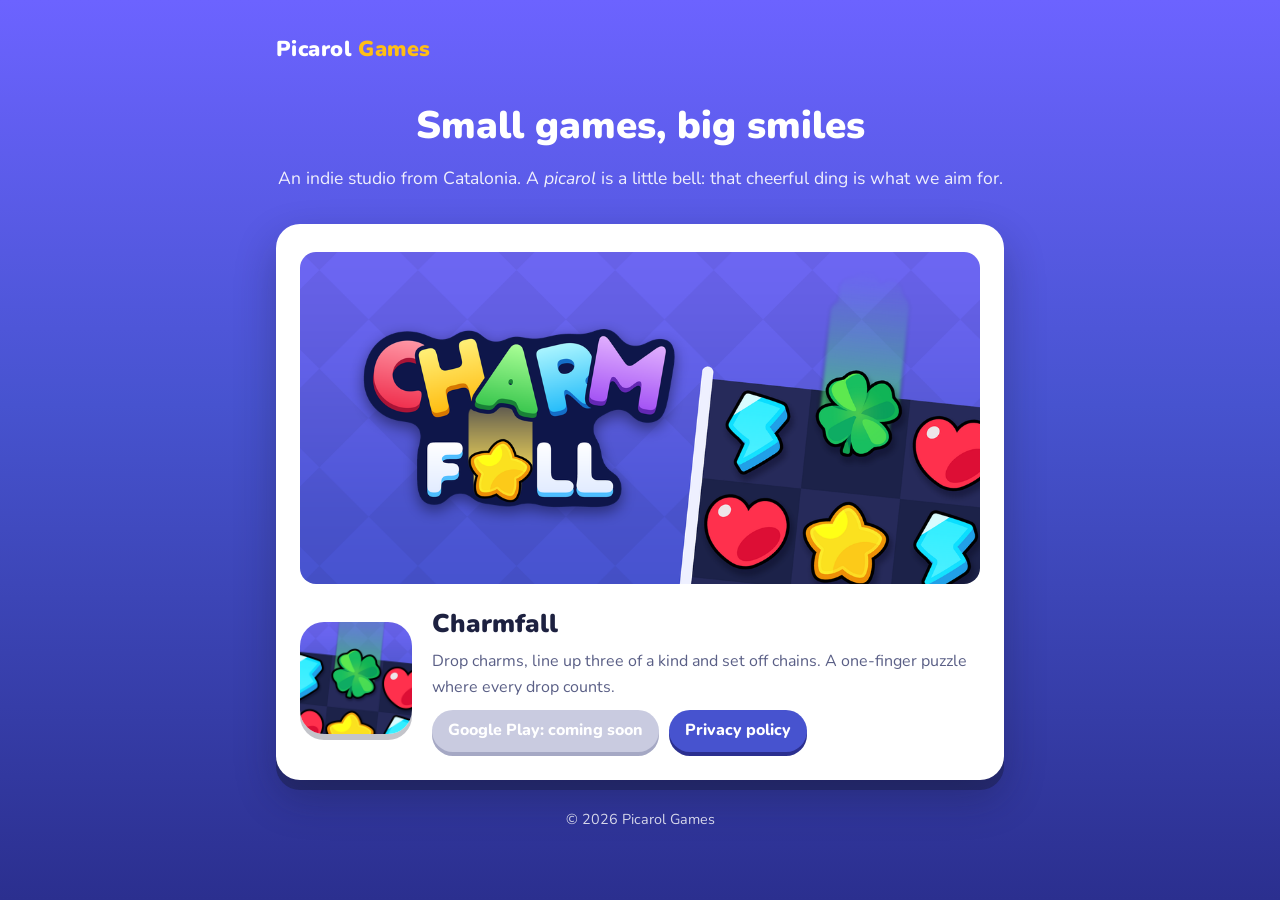
<file: index.html>
<!doctype html>
<html lang="en">
<head>
  <meta charset="utf-8">
  <meta name="viewport" content="width=device-width, initial-scale=1">
  <title>Picarol Games</title>
  <meta name="description" content="Picarol Games makes small, cheerful mobile games.">
  <link rel="icon" href="assets/charmfall-icon.png">
  <link rel="preconnect" href="https://fonts.googleapis.com">
  <link rel="preconnect" href="https://fonts.gstatic.com" crossorigin>
  <link href="https://fonts.googleapis.com/css2?family=Nunito:wght@400;800;900&display=swap" rel="stylesheet">
  <link rel="stylesheet" href="assets/style.css">
</head>
<body>
  <div class="wrap">
    <header class="studio">
      <a class="name" href="./">Picarol <span>Games</span></a>
    </header>

    <section class="hero">
      <h1>Small games, big smiles</h1>
      <p>An indie studio from Catalonia. A <em>picarol</em> is a little bell: that cheerful ding is what we aim for.</p>
    </section>

    <article class="card">
      <img class="banner" src="assets/charmfall-banner.png" alt="Charmfall: colourful charms dropping into a puzzle board" width="1024" height="500">
      <div class="game">
        <img class="icon" src="assets/charmfall-icon.png" alt="Charmfall app icon" width="112" height="112">
        <div>
          <h2>Charmfall</h2>
          <p>Drop charms, line up three of a kind and set off chains. A one-finger puzzle where every drop counts.</p>
          <div class="links">
            <span class="btn soon">Google Play: coming soon</span>
            <a class="btn" href="charmfall/privacy/">Privacy policy</a>
          </div>
        </div>
      </div>
    </article>

    <footer>© 2026 Picarol Games</footer>
  </div>
</body>
</html>
</file>
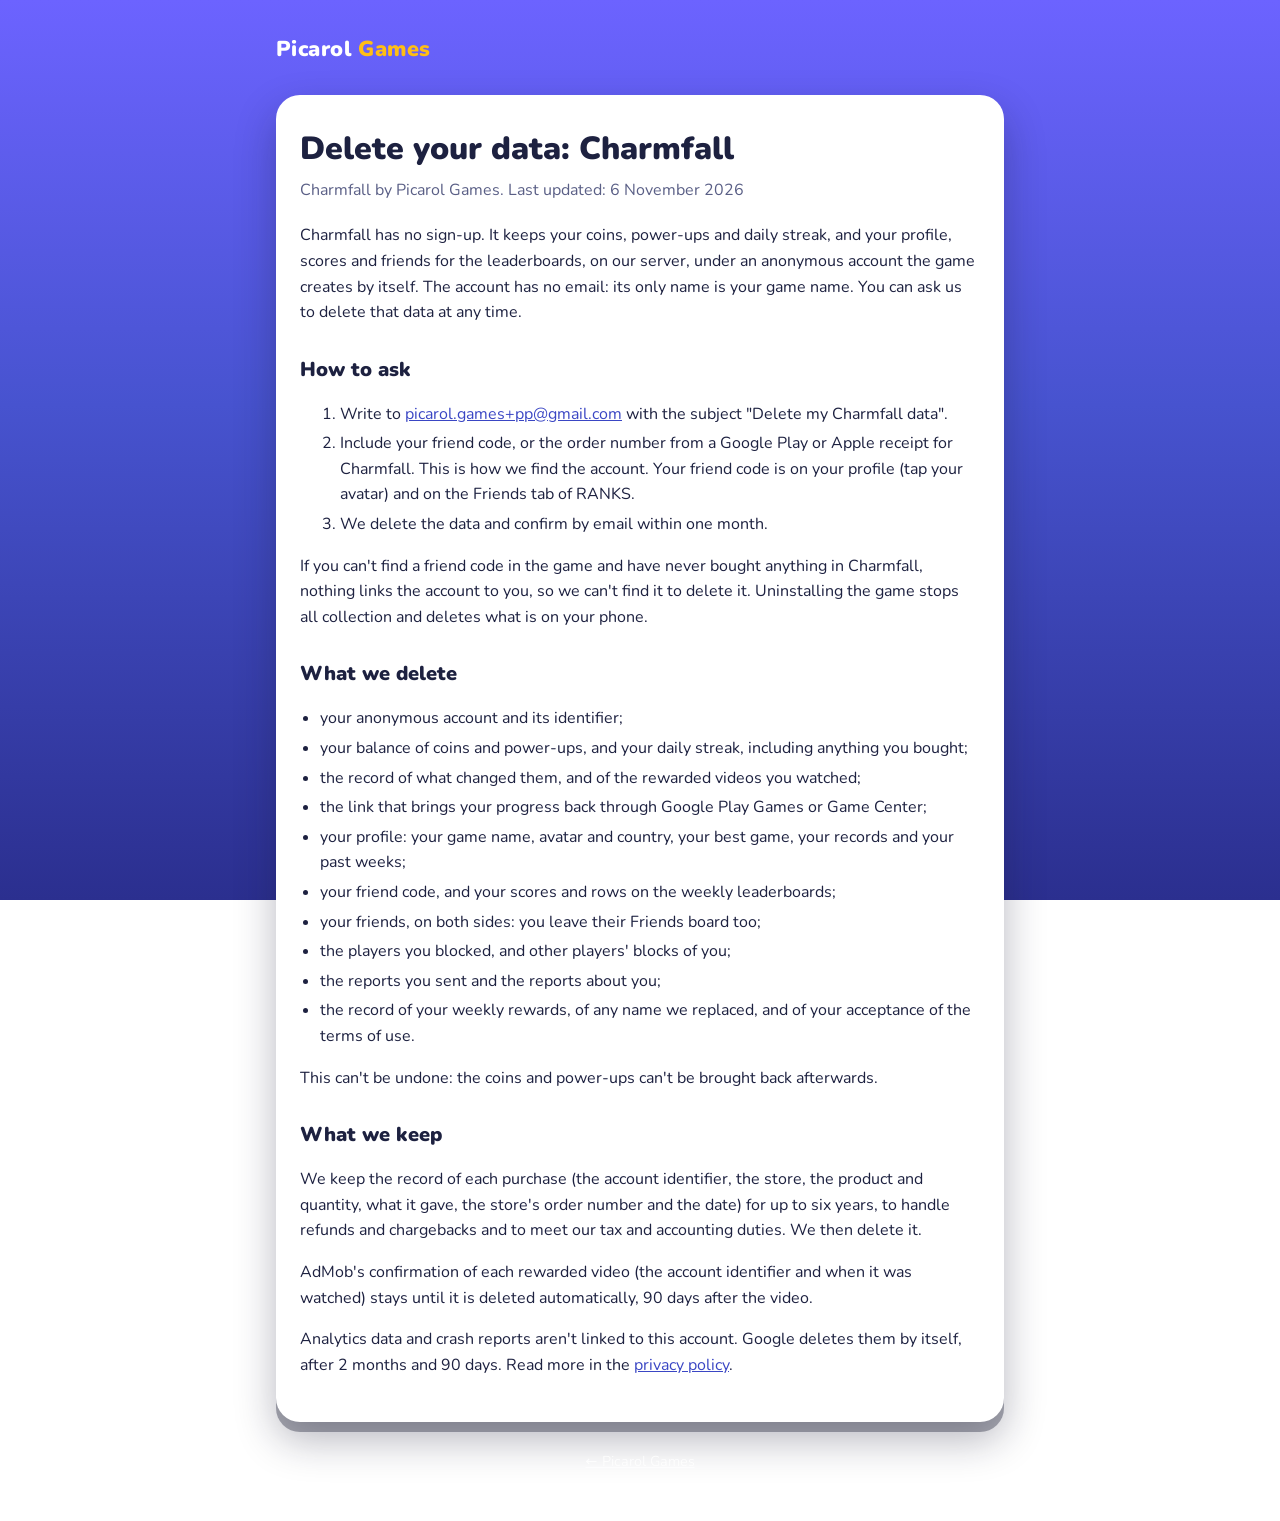
<file: charmfall/delete-data/index.html>
<!doctype html>
<html lang="en">
<head>
  <meta charset="utf-8">
  <meta name="viewport" content="width=device-width, initial-scale=1">
  <title>Delete your Charmfall data</title>
  <meta name="description" content="How to ask Picarol Games to delete your Charmfall data.">
  <link rel="icon" href="../../assets/charmfall-icon.png">
  <link rel="preconnect" href="https://fonts.googleapis.com">
  <link rel="preconnect" href="https://fonts.gstatic.com" crossorigin>
  <link href="https://fonts.googleapis.com/css2?family=Nunito:wght@400;800;900&display=swap" rel="stylesheet">
  <link rel="stylesheet" href="../../assets/style.css">
</head>
<body>
  <div class="wrap">
    <header class="studio">
      <a class="name" href="../../">Picarol <span>Games</span></a>
    </header>

    <article class="card policy">
      <h1>Delete your data: Charmfall</h1>
      <p class="updated">Charmfall by Picarol Games. Last updated: 6 November 2026</p>

      <p>Charmfall has no sign-up. It keeps your coins, power-ups and daily streak, and your profile, scores and
      friends for the leaderboards, on our server, under an anonymous account the game creates by itself. The
      account has no email: its only name is your game name. You can ask us to delete that data at any time.</p>

      <h2>How to ask</h2>
      <ol>
        <li>Write to <a href="mailto:picarol.games+pp@gmail.com">picarol.games+pp@gmail.com</a> with the subject
        "Delete my Charmfall data".</li>
        <li>Include your friend code, or the order number from a Google Play or Apple receipt for Charmfall. This is
        how we find the account. Your friend code is on your profile (tap your avatar) and on the Friends tab of
        RANKS.</li>
        <li>We delete the data and confirm by email within one month.</li>
      </ol>
      <p>If you can't find a friend code in the game and have never bought anything in Charmfall, nothing links the
      account to you, so we can't find it to delete it. Uninstalling the game stops all collection and deletes what
      is on your phone.</p>

      <h2>What we delete</h2>
      <ul>
        <li>your anonymous account and its identifier;</li>
        <li>your balance of coins and power-ups, and your daily streak, including anything you bought;</li>
        <li>the record of what changed them, and of the rewarded videos you watched;</li>
        <li>the link that brings your progress back through Google Play Games or Game Center;</li>
        <li>your profile: your game name, avatar and country, your best game, your records and your past weeks;</li>
        <li>your friend code, and your scores and rows on the weekly leaderboards;</li>
        <li>your friends, on both sides: you leave their Friends board too;</li>
        <li>the players you blocked, and other players' blocks of you;</li>
        <li>the reports you sent and the reports about you;</li>
        <li>the record of your weekly rewards, of any name we replaced, and of your acceptance of the terms of
        use.</li>
      </ul>
      <p>This can't be undone: the coins and power-ups can't be brought back afterwards.</p>

      <h2>What we keep</h2>
      <p>We keep the record of each purchase (the account identifier, the store, the product and quantity, what it
      gave, the store's order number and the date) for up to six years, to handle refunds and chargebacks and to
      meet our tax and accounting duties. We then delete it.</p>
      <p>AdMob's confirmation of each rewarded video (the account identifier and when it was watched) stays until it
      is deleted automatically, 90 days after the video.</p>
      <p>Analytics data and crash reports aren't linked to this account. Google deletes them by itself, after 2
      months and 90 days. Read more in the <a href="../privacy/">privacy policy</a>.</p>
    </article>

    <footer><a href="../../">← Picarol Games</a></footer>
  </div>
</body>
</html>
</file>
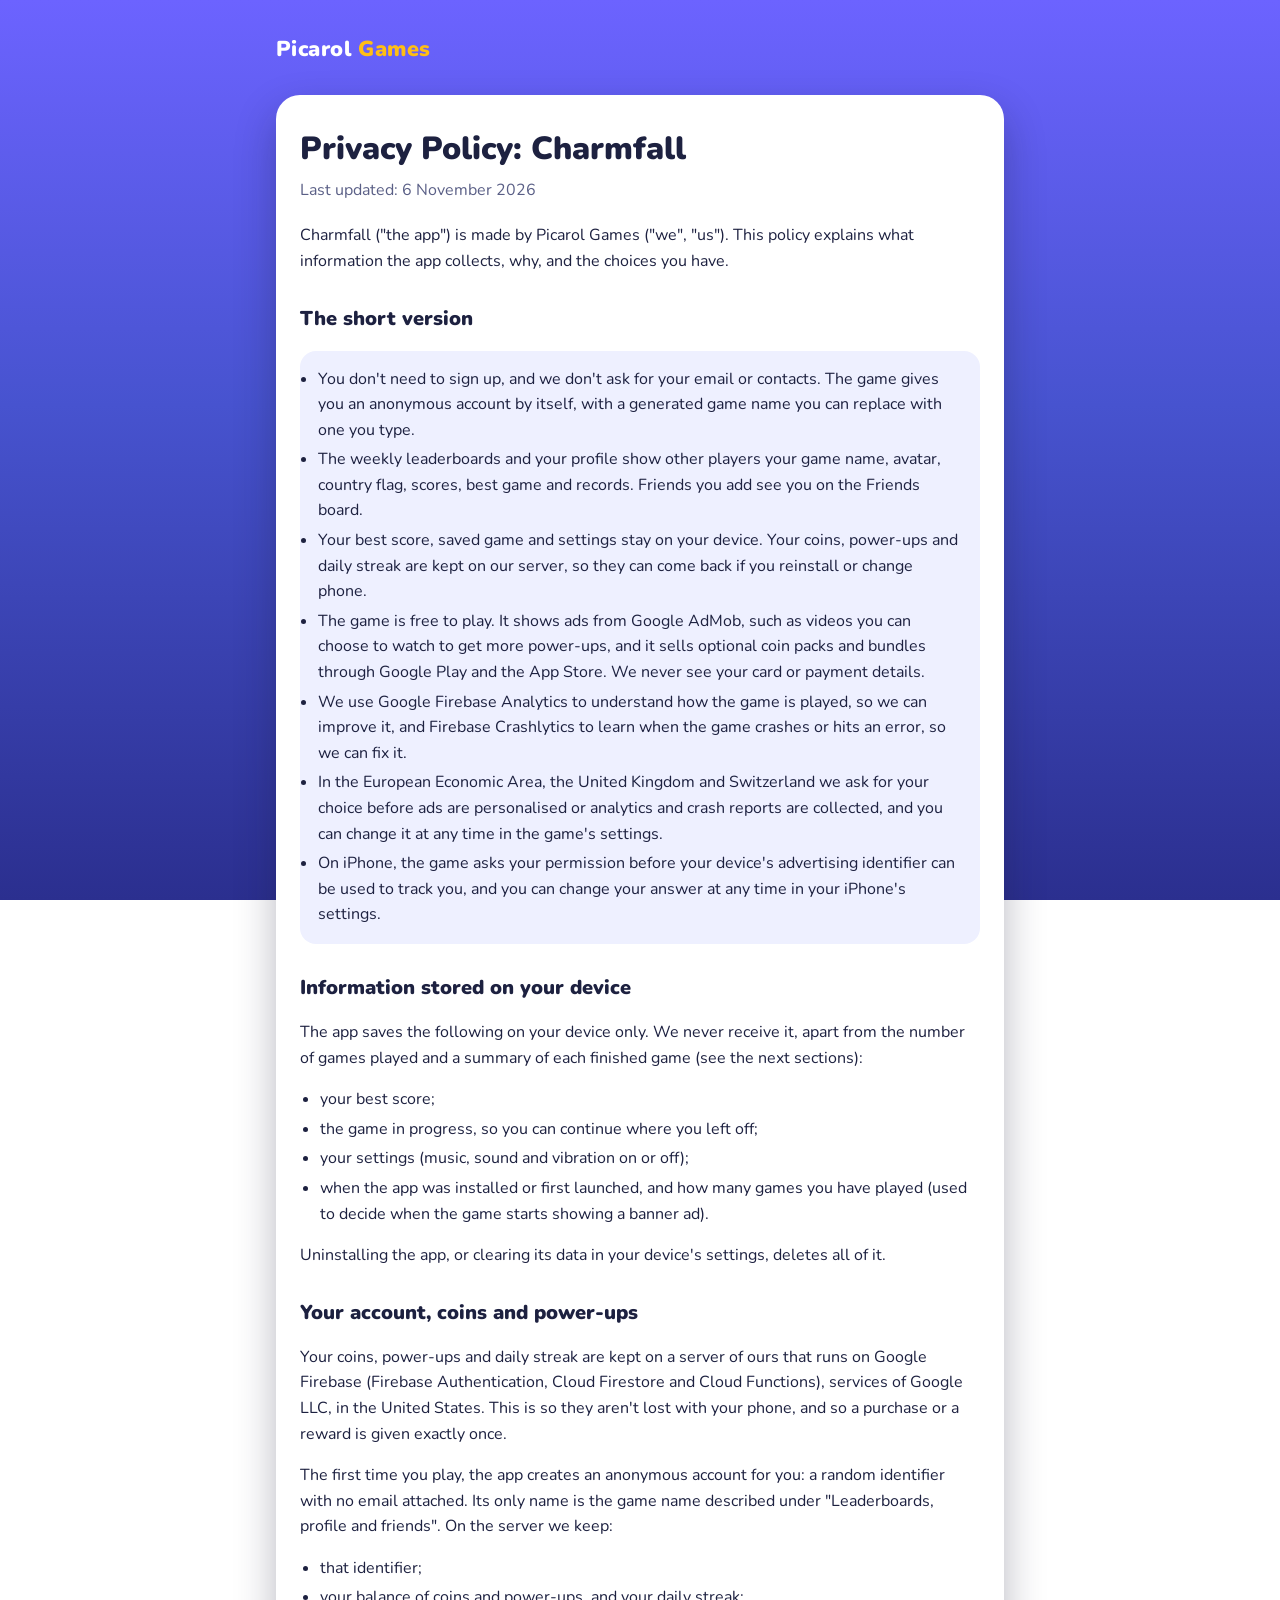
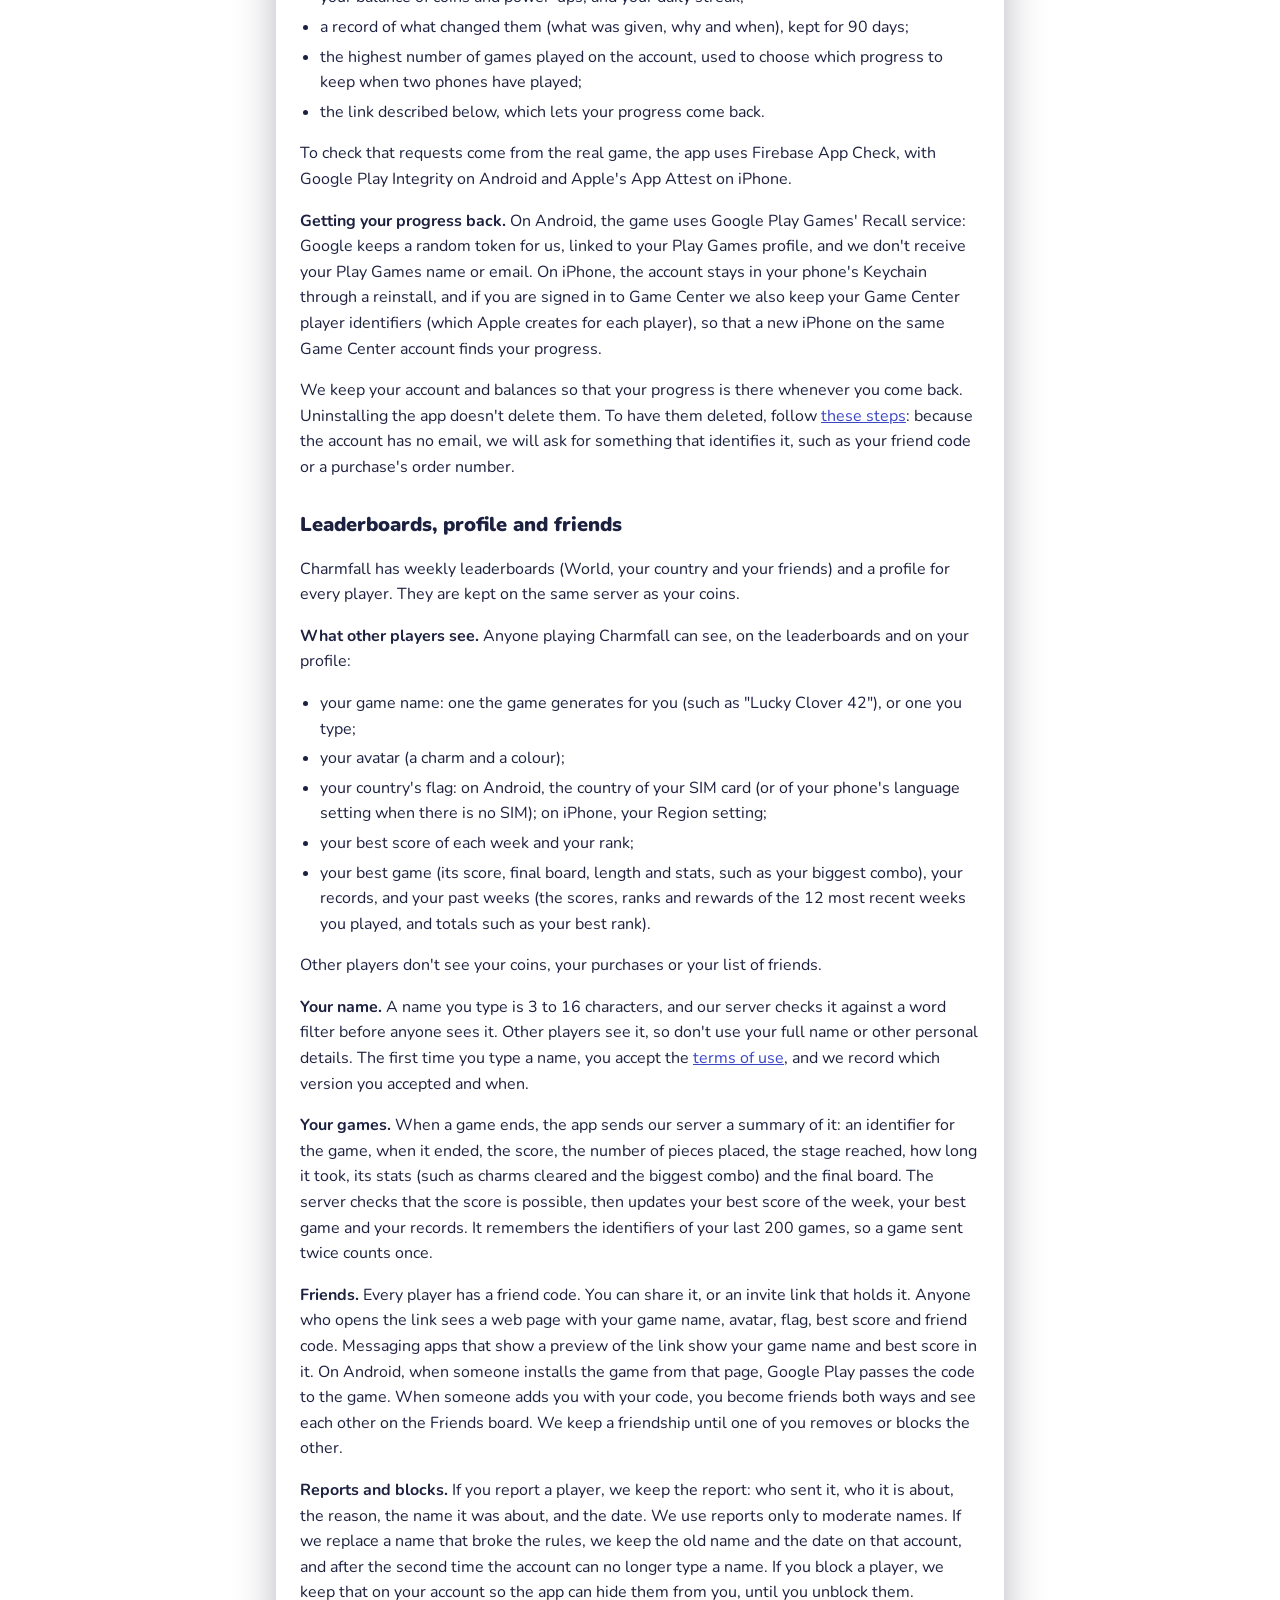
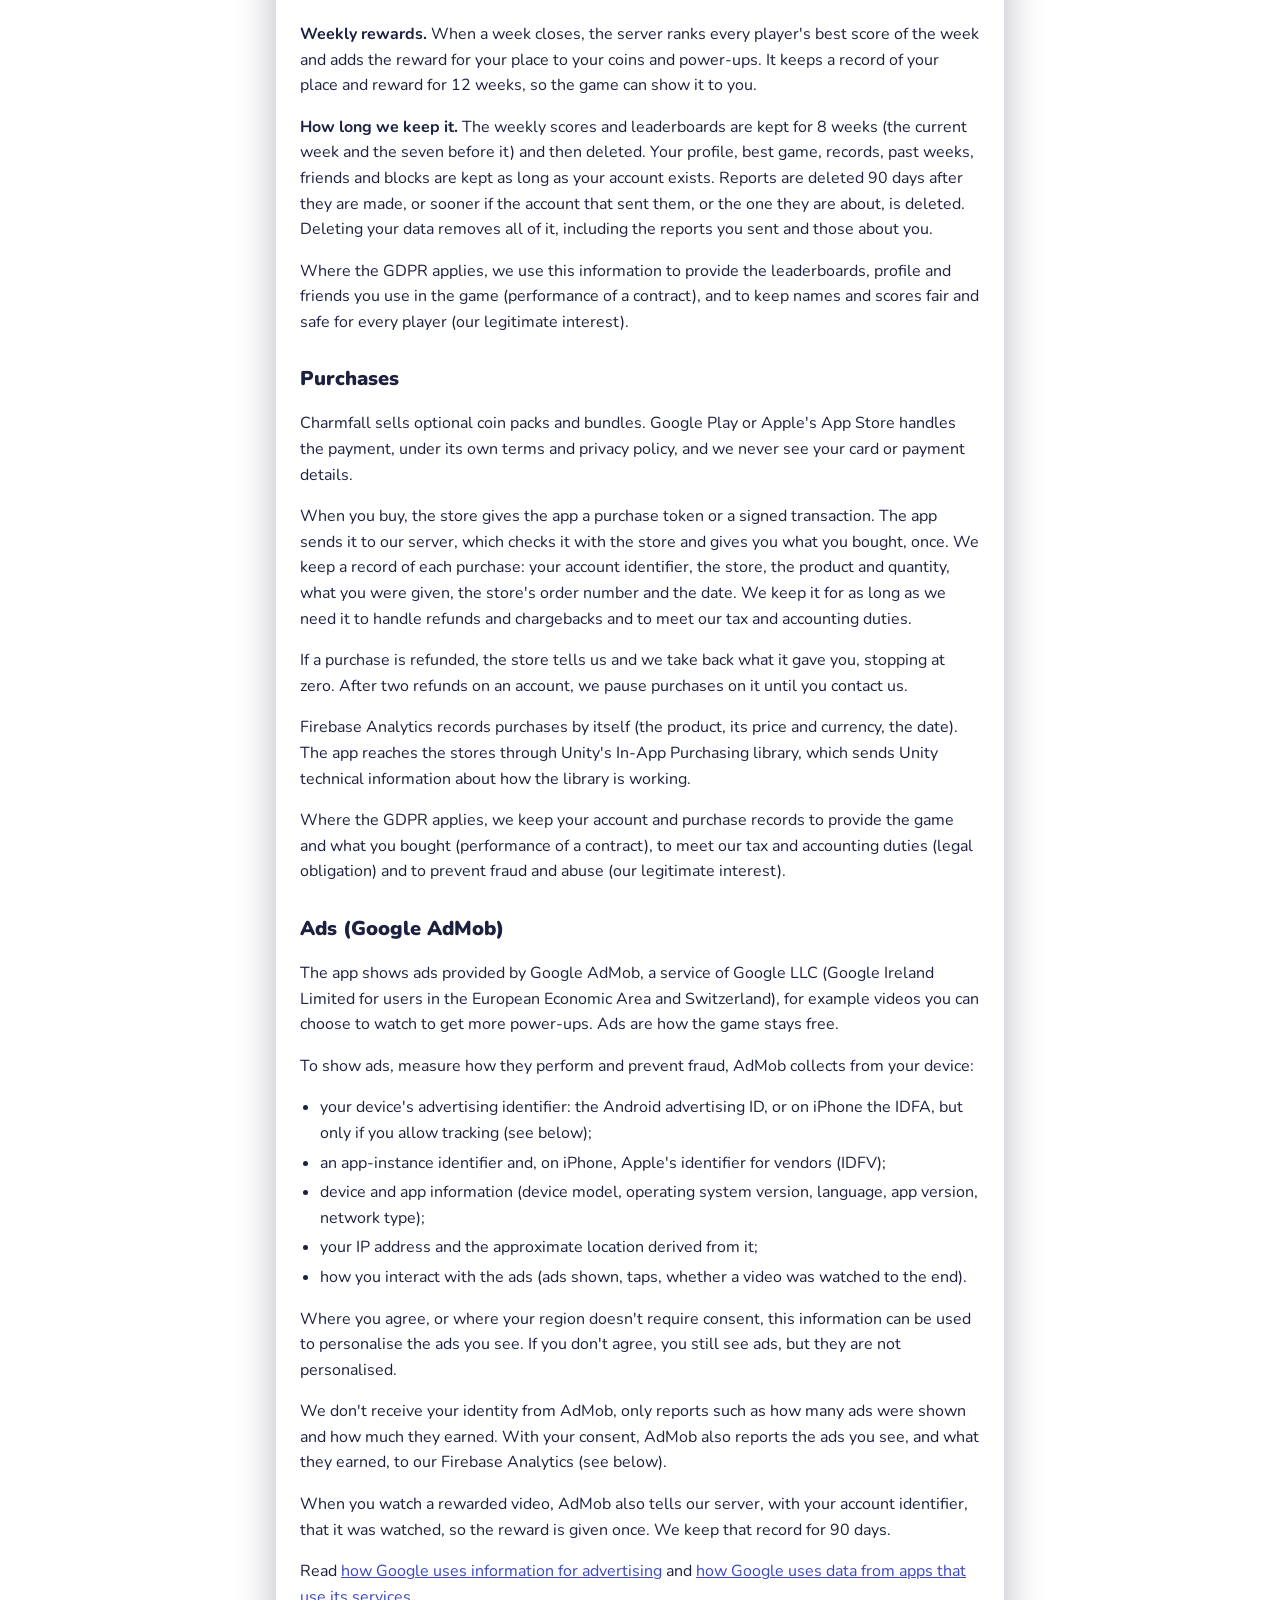
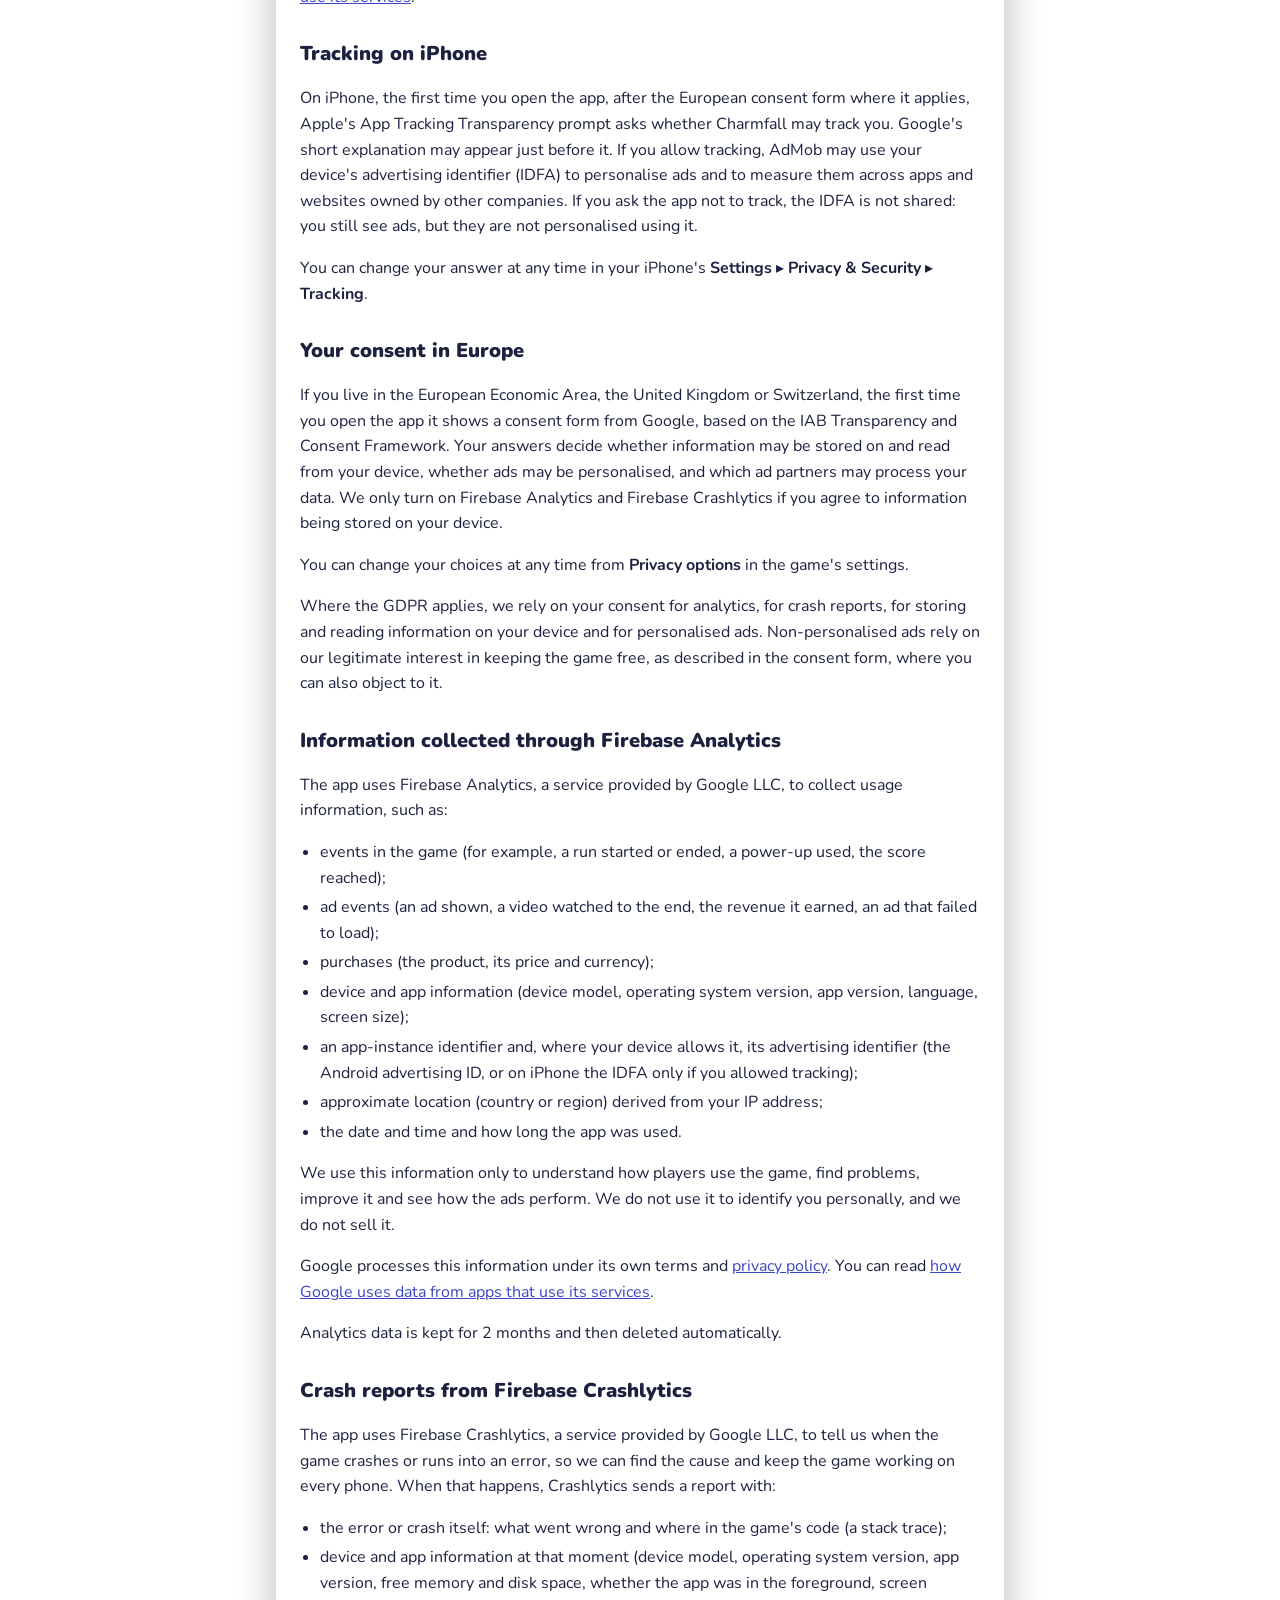
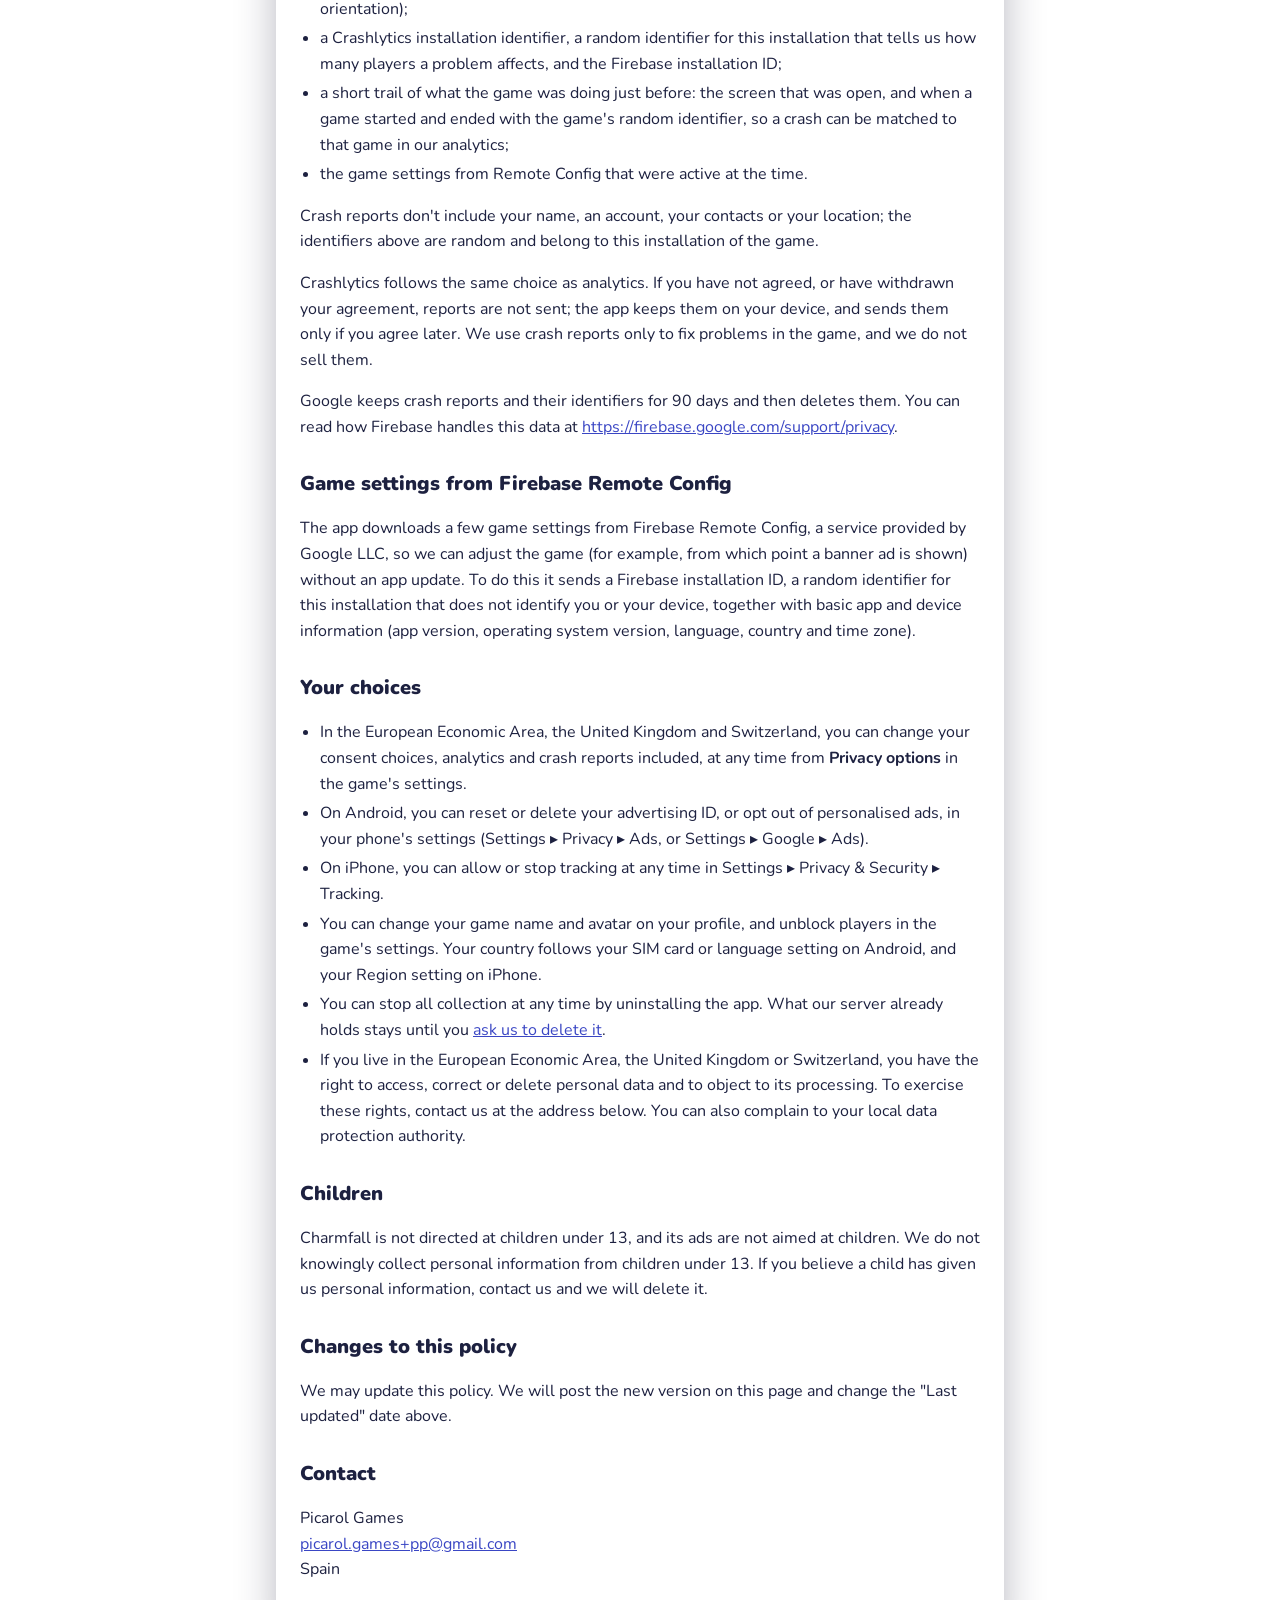
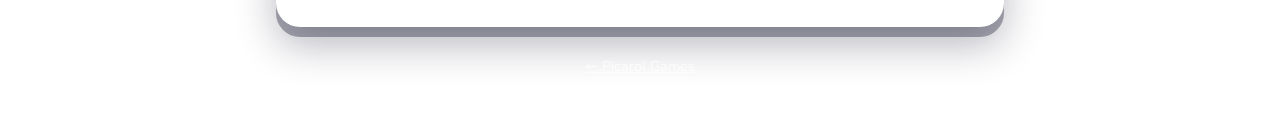
<file: charmfall/privacy/index.html>
<!doctype html>
<html lang="en">
<head>
  <meta charset="utf-8">
  <meta name="viewport" content="width=device-width, initial-scale=1">
  <title>Charmfall Privacy Policy</title>
  <meta name="description" content="How Charmfall by Picarol Games handles your information.">
  <link rel="icon" href="../../assets/charmfall-icon.png">
  <link rel="preconnect" href="https://fonts.googleapis.com">
  <link rel="preconnect" href="https://fonts.gstatic.com" crossorigin>
  <link href="https://fonts.googleapis.com/css2?family=Nunito:wght@400;800;900&display=swap" rel="stylesheet">
  <link rel="stylesheet" href="../../assets/style.css">
</head>
<body>
  <div class="wrap">
    <header class="studio">
      <a class="name" href="../../">Picarol <span>Games</span></a>
    </header>

    <article class="card policy">
      <h1>Privacy Policy: Charmfall</h1>
      <p class="updated">Last updated: 6 November 2026</p>

      <p>Charmfall ("the app") is made by Picarol Games ("we", "us"). This policy explains what
      information the app collects, why, and the choices you have.</p>

      <h2>The short version</h2>
      <ul class="tldr">
        <li>You don't need to sign up, and we don't ask for your email or contacts. The game gives you an
        anonymous account by itself, with a generated game name you can replace with one you type.</li>
        <li>The weekly leaderboards and your profile show other players your game name, avatar, country flag,
        scores, best game and records. Friends you add see you on the Friends board.</li>
        <li>Your best score, saved game and settings stay on your device. Your coins, power-ups and daily streak
        are kept on our server, so they can come back if you reinstall or change phone.</li>
        <li>The game is free to play. It shows ads from Google AdMob, such as videos you can choose to watch to get
        more power-ups, and it sells optional coin packs and bundles through Google Play and the App Store. We
        never see your card or payment details.</li>
        <li>We use Google Firebase Analytics to understand how the game is played, so we can improve it, and
        Firebase Crashlytics to learn when the game crashes or hits an error, so we can fix it.</li>
        <li>In the European Economic Area, the United Kingdom and Switzerland we ask for your choice before
        ads are personalised or analytics and crash reports are collected, and you can change it at any
        time in the game's settings.</li>
        <li>On iPhone, the game asks your permission before your device's advertising identifier can be used
        to track you, and you can change your answer at any time in your iPhone's settings.</li>
      </ul>

      <h2>Information stored on your device</h2>
      <p>The app saves the following on your device only. We never receive it, apart from the number of games
      played and a summary of each finished game (see the next sections):</p>
      <ul>
        <li>your best score;</li>
        <li>the game in progress, so you can continue where you left off;</li>
        <li>your settings (music, sound and vibration on or off);</li>
        <li>when the app was installed or first launched, and how many games you have played (used to decide
        when the game starts showing a banner ad).</li>
      </ul>
      <p>Uninstalling the app, or clearing its data in your device's settings, deletes all of it.</p>

      <h2>Your account, coins and power-ups</h2>
      <p>Your coins, power-ups and daily streak are kept on a server of ours that runs on Google Firebase
      (Firebase Authentication, Cloud Firestore and Cloud Functions), services of Google LLC, in the United
      States. This is so they aren't lost with your phone, and so a purchase or a reward is given exactly once.</p>
      <p>The first time you play, the app creates an anonymous account for you: a random identifier with no
      email attached. Its only name is the game name described under "Leaderboards, profile and friends". On the
      server we keep:</p>
      <ul>
        <li>that identifier;</li>
        <li>your balance of coins and power-ups, and your daily streak;</li>
        <li>a record of what changed them (what was given, why and when), kept for 90 days;</li>
        <li>the highest number of games played on the account, used to choose which progress to keep when two
        phones have played;</li>
        <li>the link described below, which lets your progress come back.</li>
      </ul>
      <p>To check that requests come from the real game, the app uses Firebase App Check, with Google Play
      Integrity on Android and Apple's App Attest on iPhone.</p>
      <p><strong>Getting your progress back.</strong> On Android, the game uses Google Play Games' Recall service: Google
      keeps a random token for us, linked to your Play Games profile, and we don't receive your Play Games name
      or email. On iPhone, the account stays in your phone's Keychain through a reinstall, and if you are signed
      in to Game Center we also keep your Game Center player identifiers (which Apple creates for each player),
      so that a new iPhone on the same Game Center account finds your progress.</p>
      <p>We keep your account and balances so that your progress is there whenever you come back. Uninstalling
      the app doesn't delete them. To have them deleted, follow <a href="../delete-data/">these steps</a>: because
      the account has no email, we will ask for something that identifies it, such as your friend code or a
      purchase's order number.</p>

      <h2>Leaderboards, profile and friends</h2>
      <p>Charmfall has weekly leaderboards (World, your country and your friends) and a profile for every player.
      They are kept on the same server as your coins.</p>
      <p><strong>What other players see.</strong> Anyone playing Charmfall can see, on the leaderboards and on your
      profile:</p>
      <ul>
        <li>your game name: one the game generates for you (such as "Lucky Clover 42"), or one you type;</li>
        <li>your avatar (a charm and a colour);</li>
        <li>your country's flag: on Android, the country of your SIM card (or of your phone's language setting when
        there is no SIM); on iPhone, your Region setting;</li>
        <li>your best score of each week and your rank;</li>
        <li>your best game (its score, final board, length and stats, such as your biggest combo), your records,
        and your past weeks (the scores, ranks and rewards of the 12 most recent weeks you played, and totals such
        as your best rank).</li>
      </ul>
      <p>Other players don't see your coins, your purchases or your list of friends.</p>
      <p><strong>Your name.</strong> A name you type is 3 to 16 characters, and our server checks it against a word
      filter before anyone sees it. Other players see it, so don't use your full name or other personal details.
      The first time you type a name, you accept the <a href="../terms/">terms of use</a>, and we record which
      version you accepted and when.</p>
      <p><strong>Your games.</strong> When a game ends, the app sends our server a summary of it: an identifier for
      the game, when it ended, the score, the number of pieces placed, the stage reached, how long it took, its
      stats (such as charms cleared and the biggest combo) and the final board. The server checks that the score is
      possible, then updates your best score of the week, your best game and your records. It remembers the
      identifiers of your last 200 games, so a game sent twice counts once.</p>
      <p><strong>Friends.</strong> Every player has a friend code. You can share it, or an invite link that holds
      it. Anyone who opens the link sees a web page with your game name, avatar, flag, best score and friend code. Messaging apps that show a preview of the link show your game name and best score in it.
      On Android, when someone installs the game from that page, Google Play passes the code to the game. When
      someone adds you with your code, you become friends both ways and see each other on the Friends board. We
      keep a friendship until one of you removes or blocks the other.</p>
      <p><strong>Reports and blocks.</strong> If you report a player, we keep the report: who sent it, who it is
      about, the reason, the name it was about, and the date. We use reports only to moderate names. If we replace
      a name that broke the rules, we keep the old name and the date on that account, and after the second time
      the account can no longer type a name. If you block a player, we keep that on your account so the app can
      hide them from you, until you unblock them.</p>
      <p><strong>Weekly rewards.</strong> When a week closes, the server ranks every player's best score of the
      week and adds the reward for your place to your coins and power-ups. It keeps a record of your place and
      reward for 12 weeks, so the game can show it to you.</p>
      <p><strong>How long we keep it.</strong> The weekly scores and leaderboards are kept for 8 weeks (the current
      week and the seven before it) and then deleted. Your profile, best game, records, past weeks, friends and
      blocks are kept as long as your account exists. Reports are deleted 90 days after they are made,
      or sooner if the account that sent them, or the one they are about, is deleted. Deleting your data removes all of it, including the reports you sent and
      those about you.</p>
      <p>Where the GDPR applies, we use this information to provide the leaderboards, profile and friends you use
      in the game (performance of a contract), and to keep names and scores fair and safe for every player (our
      legitimate interest).</p>
      <h2>Purchases</h2>
      <p>Charmfall sells optional coin packs and bundles. Google Play or Apple's App Store handles the payment,
      under its own terms and privacy policy, and we never see your card or payment details.</p>
      <p>When you buy, the store gives the app a purchase token or a signed transaction. The app sends it to our
      server, which checks it with the store and gives you what you bought, once. We keep a record of each
      purchase: your account identifier, the store, the product and quantity, what you were given, the store's
      order number and the date. We keep it for as long as we need it to handle refunds and chargebacks and to
      meet our tax and accounting duties.</p>
      <p>If a purchase is refunded, the store tells us and we take back what it gave you, stopping at zero. After
      two refunds on an account, we pause purchases on it until you contact us.</p>
      <p>Firebase Analytics records purchases by itself (the product, its price and currency, the date). The app
      reaches the stores through Unity's In-App Purchasing library, which sends Unity technical information
      about how the library is working.</p>
      <p>Where the GDPR applies, we keep your account and purchase records to provide the game and what you
      bought (performance of a contract), to meet our tax and accounting duties (legal obligation) and to
      prevent fraud and abuse (our legitimate interest).</p>

      <h2>Ads (Google AdMob)</h2>
      <p>The app shows ads provided by Google AdMob, a service of Google LLC (Google Ireland Limited for
      users in the European Economic Area and Switzerland), for example videos you can choose to watch to
      get more power-ups. Ads are how the game stays free.</p>
      <p>To show ads, measure how they perform and prevent fraud, AdMob collects from your device:</p>
      <ul>
        <li>your device's advertising identifier: the Android advertising ID, or on iPhone the IDFA, but only if
        you allow tracking (see below);</li>
        <li>an app-instance identifier and, on iPhone, Apple's identifier for vendors (IDFV);</li>
        <li>device and app information (device model, operating system version, language, app version, network type);</li>
        <li>your IP address and the approximate location derived from it;</li>
        <li>how you interact with the ads (ads shown, taps, whether a video was watched to the end).</li>
      </ul>
      <p>Where you agree, or where your region doesn't require consent, this information can be used to
      personalise the ads you see. If you don't agree, you still see ads, but they are not personalised.</p>
      <p>We don't receive your identity from AdMob, only reports such as how many ads were shown and how
      much they earned. With your consent, AdMob also reports the ads you see, and what they earned, to our
      Firebase Analytics (see below).</p>
      <p>When you watch a rewarded video, AdMob also tells our server, with your account identifier, that it was
      watched, so the reward is given once. We keep that record for 90 days.</p>
      <p>Read <a href="https://policies.google.com/technologies/ads">how Google uses information for
      advertising</a> and <a href="https://policies.google.com/technologies/partner-sites">how Google uses
      data from apps that use its services</a>.</p>

      <h2>Tracking on iPhone</h2>
      <p>On iPhone, the first time you open the app, after the European consent form where it applies,
      Apple's App Tracking Transparency prompt asks whether Charmfall may track you. Google's short
      explanation may appear just before it. If you allow tracking, AdMob may use your device's advertising
      identifier (IDFA) to personalise ads and to measure them across apps and websites owned by other
      companies. If you ask the app not to track, the IDFA is not shared: you still see ads, but they are
      not personalised using it.</p>
      <p>You can change your answer at any time in your iPhone's <strong>Settings ▸ Privacy &amp; Security ▸
      Tracking</strong>.</p>

      <h2>Your consent in Europe</h2>
      <p>If you live in the European Economic Area, the United Kingdom or Switzerland, the first time you
      open the app it shows a consent form from Google, based on the IAB Transparency and Consent
      Framework. Your answers decide whether information may be stored on and read from your device,
      whether ads may be personalised, and which ad partners may process your data. We only turn on Firebase
      Analytics and Firebase Crashlytics if you agree to information being stored on your device.</p>
      <p>You can change your choices at any time from <strong>Privacy options</strong> in the game's
      settings.</p>
      <p>Where the GDPR applies, we rely on your consent for analytics, for crash reports, for storing and
      reading information on your device and for personalised ads. Non-personalised ads rely on our legitimate interest in
      keeping the game free, as described in the consent form, where you can also object to it.</p>

      <h2>Information collected through Firebase Analytics</h2>
      <p>The app uses Firebase Analytics, a service provided by Google LLC, to collect usage information,
      such as:</p>
      <ul>
        <li>events in the game (for example, a run started or ended, a power-up used, the score reached);</li>
        <li>ad events (an ad shown, a video watched to the end, the revenue it earned, an ad that failed to load);</li>
        <li>purchases (the product, its price and currency);</li>
        <li>device and app information (device model, operating system version, app version, language, screen size);</li>
        <li>an app-instance identifier and, where your device allows it, its advertising identifier (the
        Android advertising ID, or on iPhone the IDFA only if you allowed tracking);</li>
        <li>approximate location (country or region) derived from your IP address;</li>
        <li>the date and time and how long the app was used.</li>
      </ul>
      <p>We use this information only to understand how players use the game, find problems, improve it
      and see how the ads perform. We do not use it to identify you personally, and we do not sell it.</p>
      <p>Google processes this information under its own terms and
      <a href="https://policies.google.com/privacy">privacy policy</a>. You can read
      <a href="https://policies.google.com/technologies/partner-sites">how Google uses data from apps that use its services</a>.</p>
      <p>Analytics data is kept for 2 months and then deleted automatically.</p>

      <h2>Crash reports from Firebase Crashlytics</h2>
      <p>The app uses Firebase Crashlytics, a service provided by Google LLC, to tell us when the game crashes or
      runs into an error, so we can find the cause and keep the game working on every phone. When that happens,
      Crashlytics sends a report with:</p>
      <ul>
        <li>the error or crash itself: what went wrong and where in the game's code (a stack trace);</li>
        <li>device and app information at that moment (device model, operating system version, app version, free
        memory and disk space, whether the app was in the foreground, screen orientation);</li>
        <li>a Crashlytics installation identifier, a random identifier for this installation that tells us how many
        players a problem affects, and the Firebase installation ID;</li>
        <li>a short trail of what the game was doing just before: the screen that was open, and when a game started
        and ended with the game's random identifier, so a crash can be matched to that game in our analytics;</li>
        <li>the game settings from Remote Config that were active at the time.</li>
      </ul>
      <p>Crash reports don't include your name, an account, your contacts or your location; the identifiers
      above are random and belong to this installation of the game.</p>
      <p>Crashlytics follows the same choice as analytics. If you have not agreed, or have withdrawn your
      agreement, reports are not sent; the app keeps them on your device, and sends them only if you agree
      later. We use crash reports only to fix problems in the game, and we do not sell them.</p>
      <p>Google keeps crash reports and their identifiers for 90 days and then deletes them. You can read how
      Firebase handles this data at <a href="https://firebase.google.com/support/privacy">https://firebase.google.com/support/privacy</a>.</p>

      <h2>Game settings from Firebase Remote Config</h2>
      <p>The app downloads a few game settings from Firebase Remote Config, a service provided by Google LLC,
      so we can adjust the game (for example, from which point a banner ad is shown) without an app update. To do
      this it sends a Firebase installation ID, a random identifier for this installation that does not identify
      you or your device, together with basic app and device information (app version, operating system version,
      language, country and time zone).</p>

      <h2>Your choices</h2>
      <ul>
        <li>In the European Economic Area, the United Kingdom and Switzerland, you can change your consent
        choices, analytics and crash reports included, at any time from <strong>Privacy options</strong> in the game's
        settings.</li>
        <li>On Android, you can reset or delete your advertising ID, or opt out of personalised ads, in your
        phone's settings (Settings ▸ Privacy ▸ Ads, or Settings ▸ Google ▸ Ads).</li>
        <li>On iPhone, you can allow or stop tracking at any time in Settings ▸ Privacy &amp; Security ▸ Tracking.</li>
        <li>You can change your game name and avatar on your profile, and unblock players in the
        game's settings. Your country follows your SIM card or language setting on Android, and your Region setting on iPhone.</li>
        <li>You can stop all collection at any time by uninstalling the app. What our server already holds stays
        until you <a href="../delete-data/">ask us to delete it</a>.</li>
        <li>If you live in the European Economic Area, the United Kingdom or Switzerland, you have the right
        to access, correct or delete personal data and to object to its processing. To exercise these
        rights, contact us at the address below. You can also complain to your local data protection
        authority.</li>
      </ul>

      <h2>Children</h2>
      <p>Charmfall is not directed at children under 13, and its ads are not aimed at children. We do not
      knowingly collect personal information from children under 13. If you believe a child has given us
      personal information, contact us and we will delete it.</p>

      <h2>Changes to this policy</h2>
      <p>We may update this policy. We will post the new version on this page and change the "Last updated" date
      above.</p>

      <h2>Contact</h2>
      <p>Picarol Games<br><a href="mailto:picarol.games+pp@gmail.com">picarol.games+pp@gmail.com</a><br>Spain</p>
    </article>

    <footer><a href="../../">← Picarol Games</a></footer>
  </div>
</body>
</html>
</file>
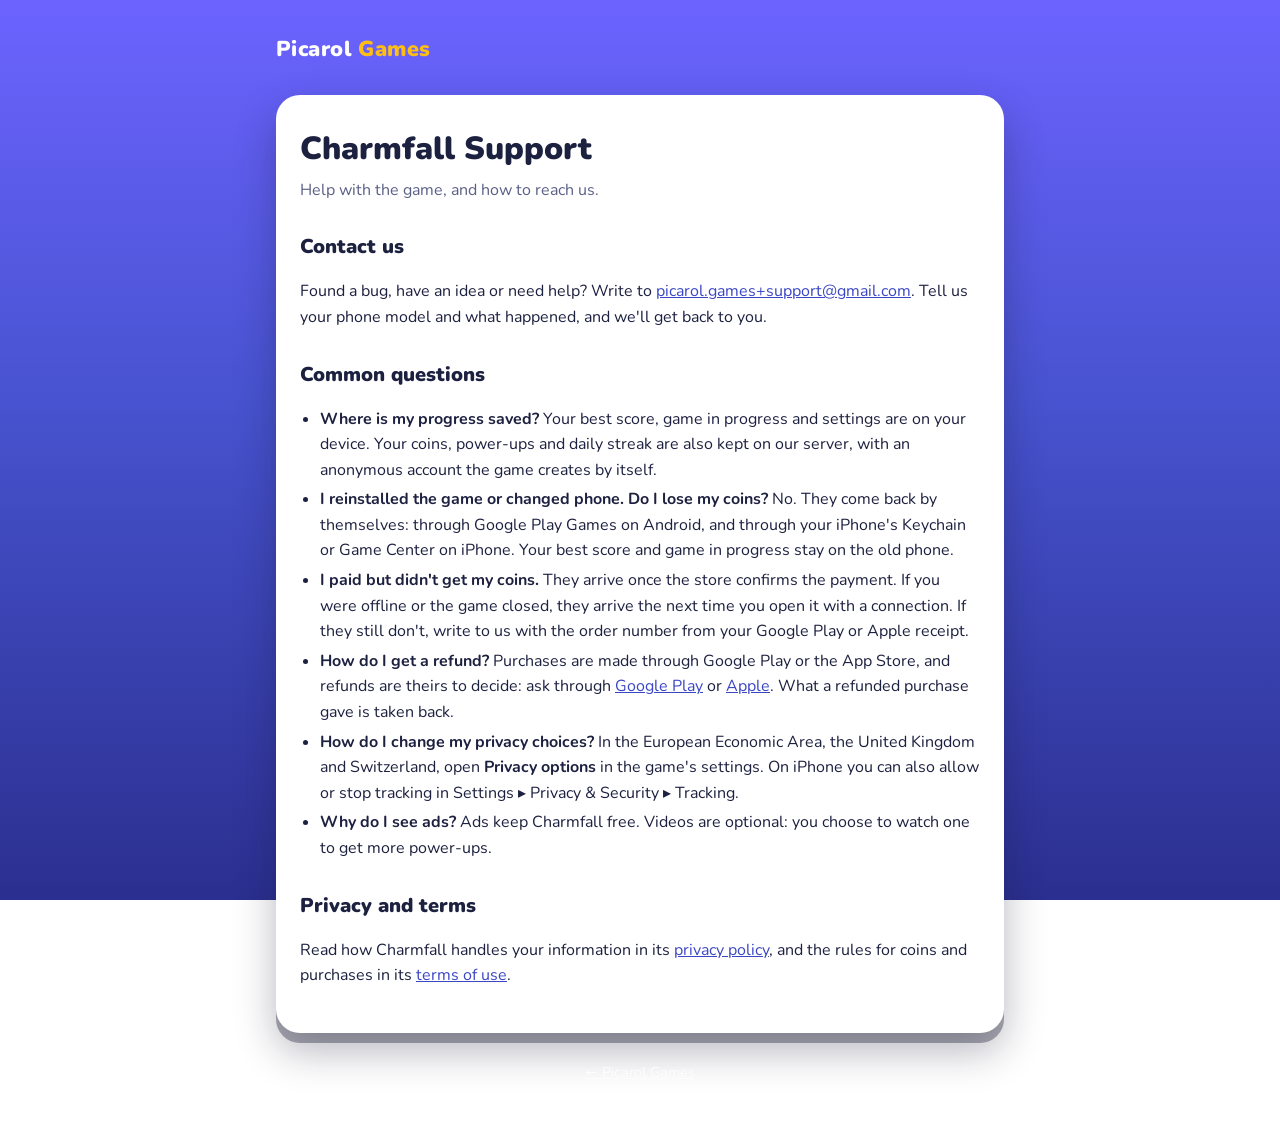
<file: charmfall/support/index.html>
<!doctype html>
<html lang="en">
<head>
  <meta charset="utf-8">
  <meta name="viewport" content="width=device-width, initial-scale=1">
  <title>Charmfall Support</title>
  <meta name="description" content="Help and contact for Charmfall by Picarol Games.">
  <link rel="icon" href="../../assets/charmfall-icon.png">
  <link rel="preconnect" href="https://fonts.googleapis.com">
  <link rel="preconnect" href="https://fonts.gstatic.com" crossorigin>
  <link href="https://fonts.googleapis.com/css2?family=Nunito:wght@400;800;900&display=swap" rel="stylesheet">
  <link rel="stylesheet" href="../../assets/style.css">
</head>
<body>
  <div class="wrap">
    <header class="studio">
      <a class="name" href="../../">Picarol <span>Games</span></a>
    </header>

    <article class="card policy">
      <h1>Charmfall Support</h1>
      <p class="updated">Help with the game, and how to reach us.</p>

      <h2>Contact us</h2>
      <p>Found a bug, have an idea or need help? Write to
      <a href="mailto:picarol.games+support@gmail.com">picarol.games+support@gmail.com</a>. Tell us your
      phone model and what happened, and we'll get back to you.</p>

      <h2>Common questions</h2>
      <ul>
        <li><strong>Where is my progress saved?</strong> Your best score, game in progress and settings are on
        your device. Your coins, power-ups and daily streak are also kept on our server, with an anonymous
        account the game creates by itself.</li>
        <li><strong>I reinstalled the game or changed phone. Do I lose my coins?</strong> No. They come back by
        themselves: through Google Play Games on Android, and through your iPhone's Keychain or Game Center on
        iPhone. Your best score and game in progress stay on the old phone.</li>
        <li><strong>I paid but didn't get my coins.</strong> They arrive once the store confirms the payment. If
        you were offline or the game closed, they arrive the next time you open it with a connection. If they
        still don't, write to us with the order number from your Google Play or Apple receipt.</li>
        <li><strong>How do I get a refund?</strong> Purchases are made through Google Play or the App Store, and
        refunds are theirs to decide: ask through
        <a href="https://support.google.com/googleplay/answer/2479637">Google Play</a> or
        <a href="https://reportaproblem.apple.com">Apple</a>. What a refunded purchase gave is taken back.</li>
        <li><strong>How do I change my privacy choices?</strong> In the European Economic Area, the United
        Kingdom and Switzerland, open <strong>Privacy options</strong> in the game's settings. On iPhone you can
        also allow or stop tracking in Settings ▸ Privacy &amp; Security ▸ Tracking.</li>
        <li><strong>Why do I see ads?</strong> Ads keep Charmfall free. Videos are optional: you choose to watch
        one to get more power-ups.</li>
      </ul>

      <h2>Privacy and terms</h2>
      <p>Read how Charmfall handles your information in its <a href="../privacy/">privacy policy</a>, and the
      rules for coins and purchases in its <a href="../terms/">terms of use</a>.</p>
    </article>

    <footer><a href="../../">← Picarol Games</a></footer>
  </div>
</body>
</html>
</file>
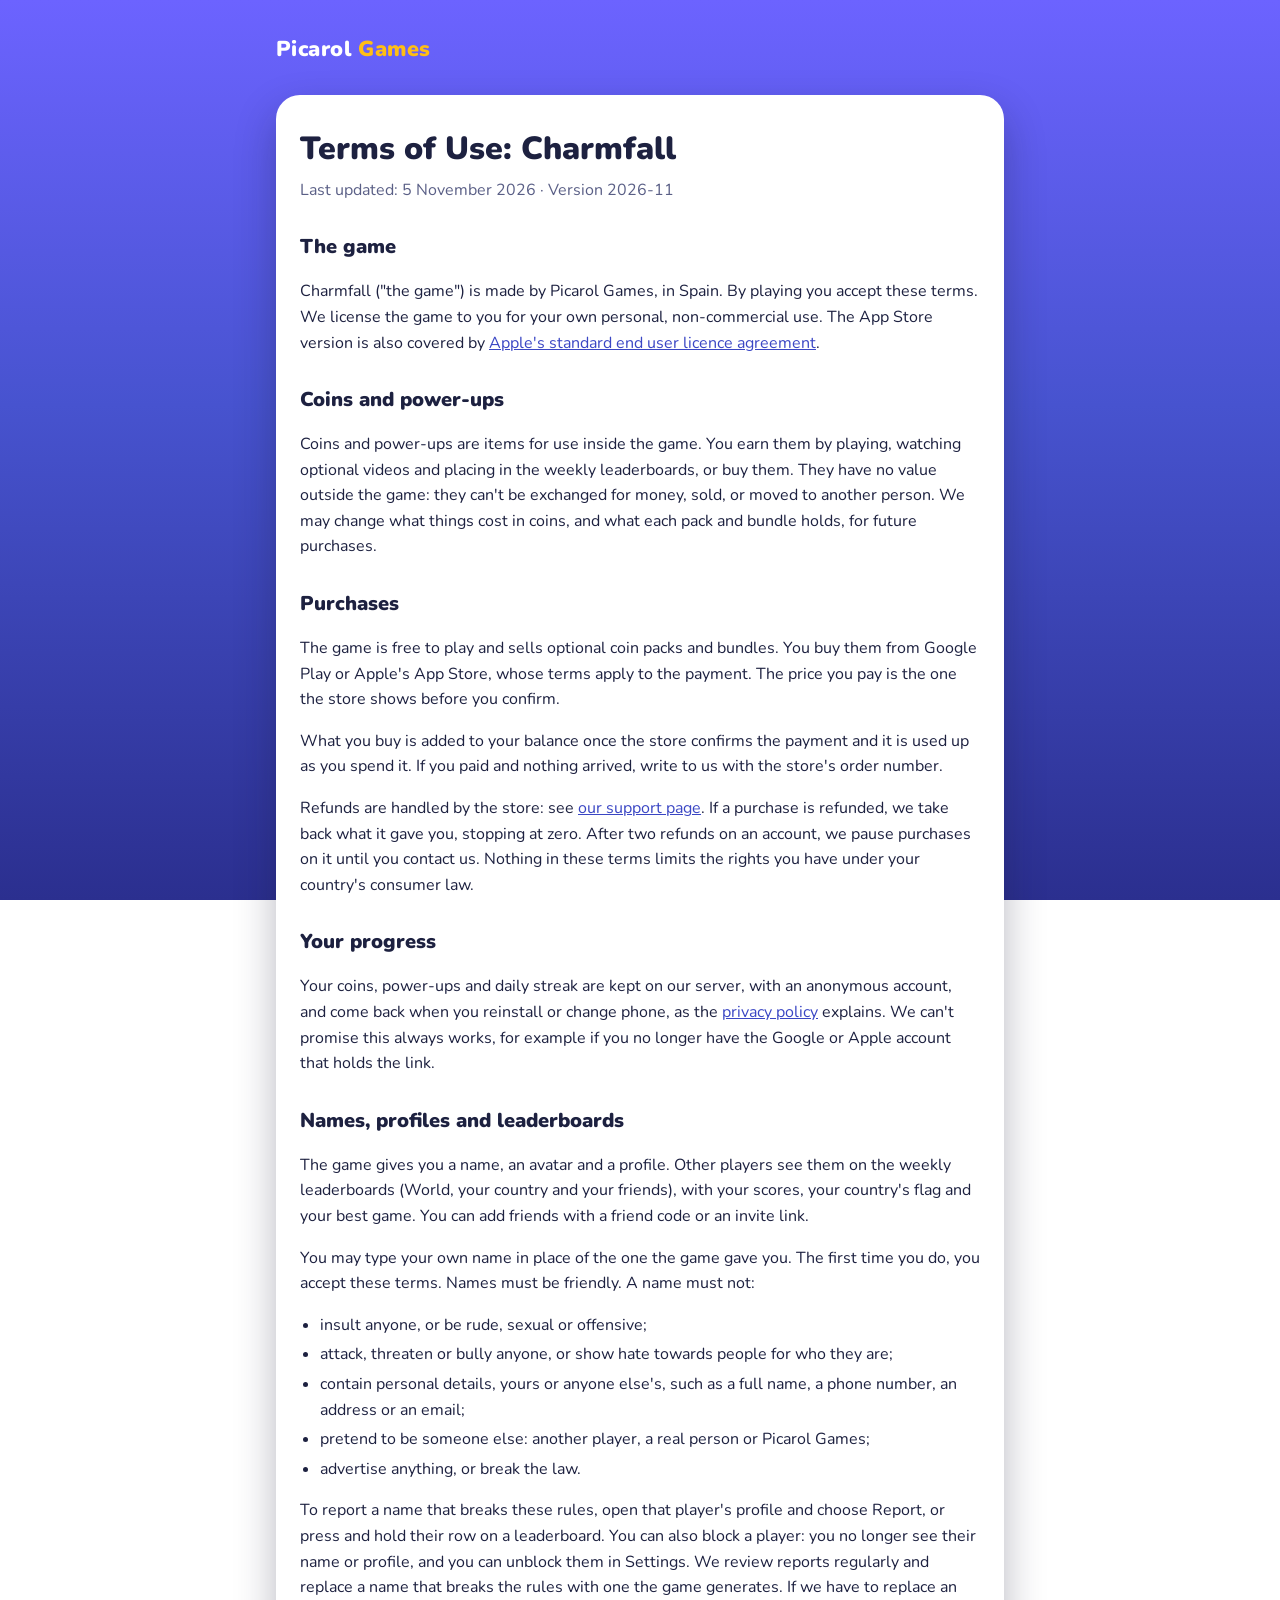
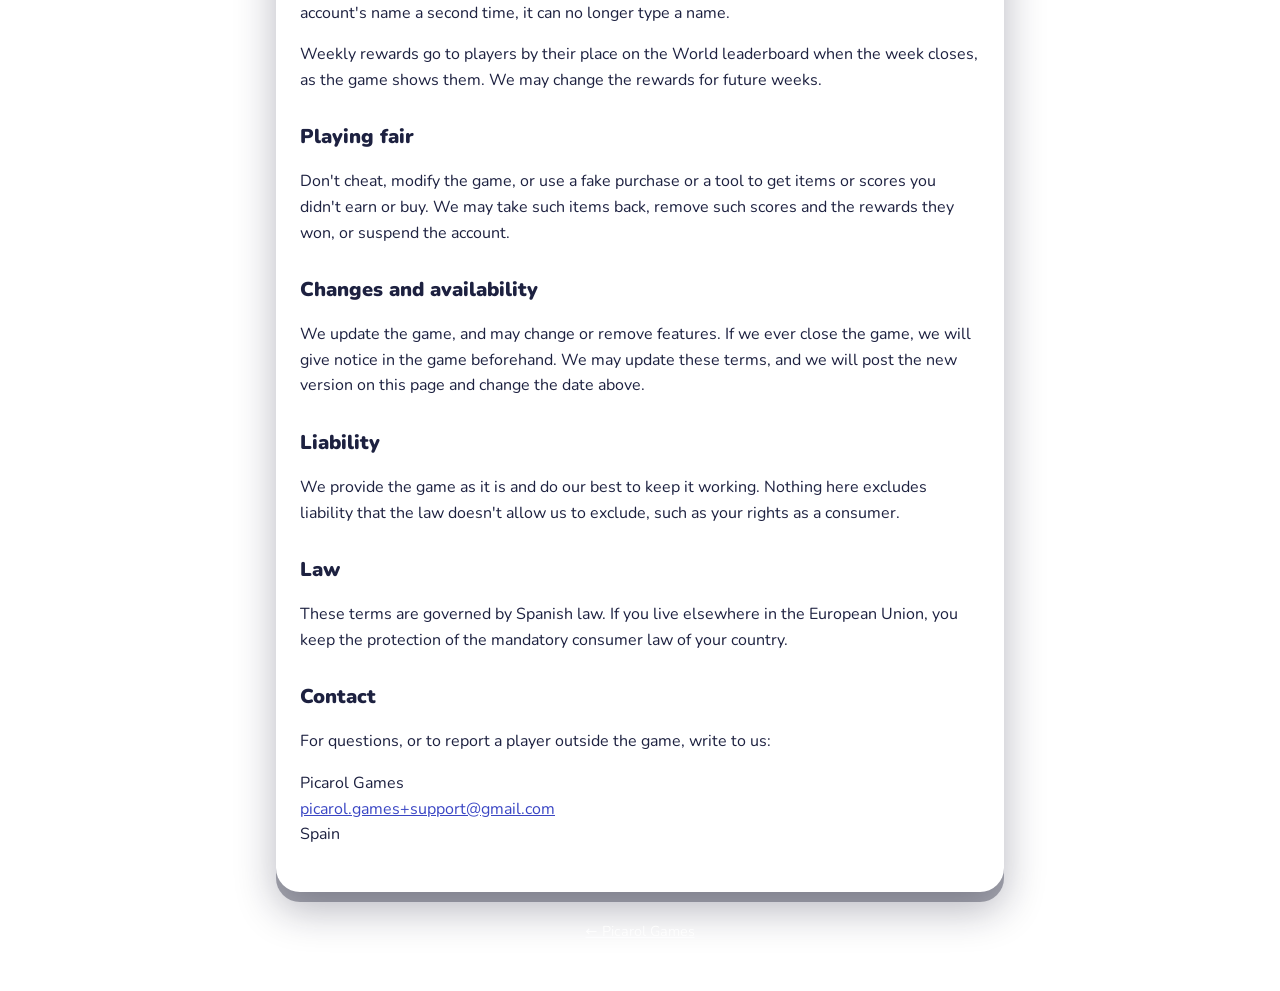
<file: charmfall/terms/index.html>
<!doctype html>
<html lang="en">
<head>
  <meta charset="utf-8">
  <meta name="viewport" content="width=device-width, initial-scale=1">
  <title>Charmfall Terms of Use</title>
  <meta name="description" content="The rules for playing Charmfall: coins, purchases, names and leaderboards.">
  <link rel="icon" href="../../assets/charmfall-icon.png">
  <link rel="preconnect" href="https://fonts.googleapis.com">
  <link rel="preconnect" href="https://fonts.gstatic.com" crossorigin>
  <link href="https://fonts.googleapis.com/css2?family=Nunito:wght@400;800;900&display=swap" rel="stylesheet">
  <link rel="stylesheet" href="../../assets/style.css">
</head>
<body>
  <div class="wrap">
    <header class="studio">
      <a class="name" href="../../">Picarol <span>Games</span></a>
    </header>

    <article class="card policy">
      <h1>Terms of Use: Charmfall</h1>
      <p class="updated">Last updated: 5 November 2026 · Version 2026-11</p>

      <h2>The game</h2>

      <p>Charmfall ("the game") is made by Picarol Games, in Spain. By playing you accept these terms. We license the game to you for your own personal,
      non-commercial use. The App Store version is also covered by
      <a href="https://www.apple.com/legal/internet-services/itunes/dev/stdeula/">Apple's standard end user licence agreement</a>.</p>

      <h2>Coins and power-ups</h2>

      <p>Coins and power-ups are items for use inside the game. You earn them by playing, watching optional
      videos and placing in the weekly leaderboards, or buy them. They have no value outside the game: they can't be exchanged for money, sold, or moved
      to another person. We may change what things cost in coins, and what each pack and bundle holds, for future
      purchases.</p>

      <h2>Purchases</h2>

      <p>The game is free to play and sells optional coin packs and bundles. You buy them from Google Play or
      Apple's App Store, whose terms apply to the payment. The price you pay is the one the store shows before you
      confirm.</p>

      <p>What you buy is added to your balance once the store confirms the payment and it is used up as you
      spend it. If you paid and nothing arrived, write to us with the store's order number.</p>

      <p>Refunds are handled by the store: see <a href="../support/">our support page</a>. If a purchase is refunded, we take
      back what it gave you, stopping at zero. After two refunds on an account, we pause purchases on it until you
      contact us. Nothing in these terms limits the rights you have under your country's consumer law.</p>

      <h2>Your progress</h2>

      <p>Your coins, power-ups and daily streak are kept on our server, with an anonymous account, and come back when
      you reinstall or change phone, as the <a href="../privacy/">privacy policy</a> explains. We can't promise this always
      works, for example if you no longer have the Google or Apple account that holds the link.</p>

      <h2>Names, profiles and leaderboards</h2>

      <p>The game gives you a name, an avatar and a profile. Other players see them on the weekly leaderboards (World,
      your country and your friends), with your scores, your country's flag and your best game. You can add friends
      with a friend code or an invite link.</p>

      <p>You may type your own name in place of the one the game gave you. The first time you do, you accept these
      terms. Names must be friendly. A name must not:</p>
      <ul>
        <li>insult anyone, or be rude, sexual or offensive;</li>
        <li>attack, threaten or bully anyone, or show hate towards people for who they are;</li>
        <li>contain personal details, yours or anyone else's, such as a full name, a phone number, an address or an
        email;</li>
        <li>pretend to be someone else: another player, a real person or Picarol Games;</li>
        <li>advertise anything, or break the law.</li>
      </ul>

      <p>To report a name that breaks these rules, open that player's profile and choose Report, or press and hold
      their row on a leaderboard. You can also block a player: you no longer see their name or profile, and you can
      unblock them in Settings. We review reports regularly and replace a name that breaks the rules with one the game
      generates. If we have to replace an account's name a second time, it can no longer type a name.</p>

      <p>Weekly rewards go to players by their place on the World leaderboard when the week closes, as the game shows
      them. We may change the rewards for future weeks.</p>

      <h2>Playing fair</h2>

      <p>Don't cheat, modify the game, or use a fake purchase or a tool to get items or scores you didn't earn or buy.
      We may take such items back, remove such scores and the rewards they won, or suspend the account.</p>

      <h2>Changes and availability</h2>

      <p>We update the game, and may change or remove features. If we ever close the game, we will give notice in the
      game beforehand. We may update these terms, and we will post the new version on this page and change the date
      above.</p>

      <h2>Liability</h2>

      <p>We provide the game as it is and do our best to keep it working. Nothing here excludes liability that the law
      doesn't allow us to exclude, such as your rights as a consumer.</p>

      <h2>Law</h2>

      <p>These terms are governed by Spanish law. If you live elsewhere in the European Union, you keep the protection
      of the mandatory consumer law of your country.</p>

      <h2>Contact</h2>

      <p>For questions, or to report a player outside the game, write to us:</p>

      <p>Picarol Games<br><a href="mailto:picarol.games+support@gmail.com">picarol.games+support@gmail.com</a><br>Spain</p>
    </article>

    <footer><a href="../../">← Picarol Games</a></footer>
  </div>
</body>
</html>
</file>
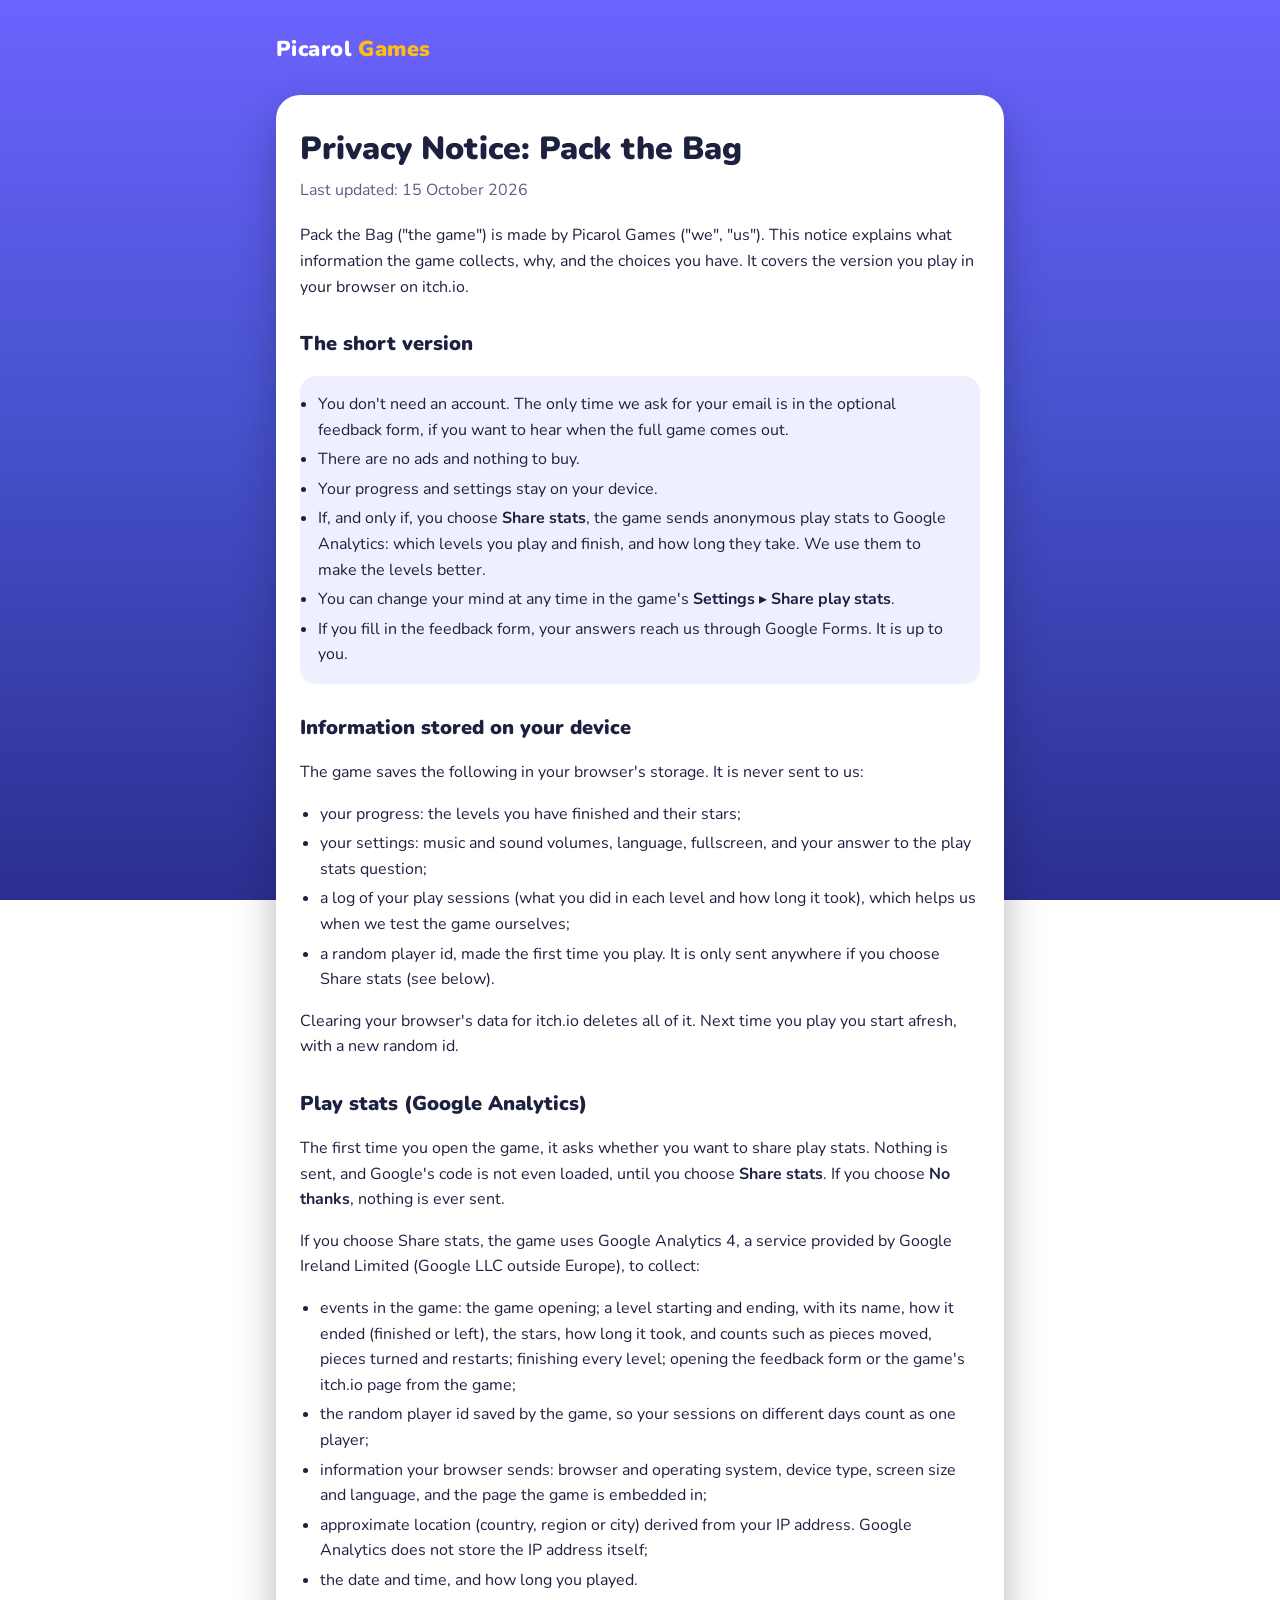
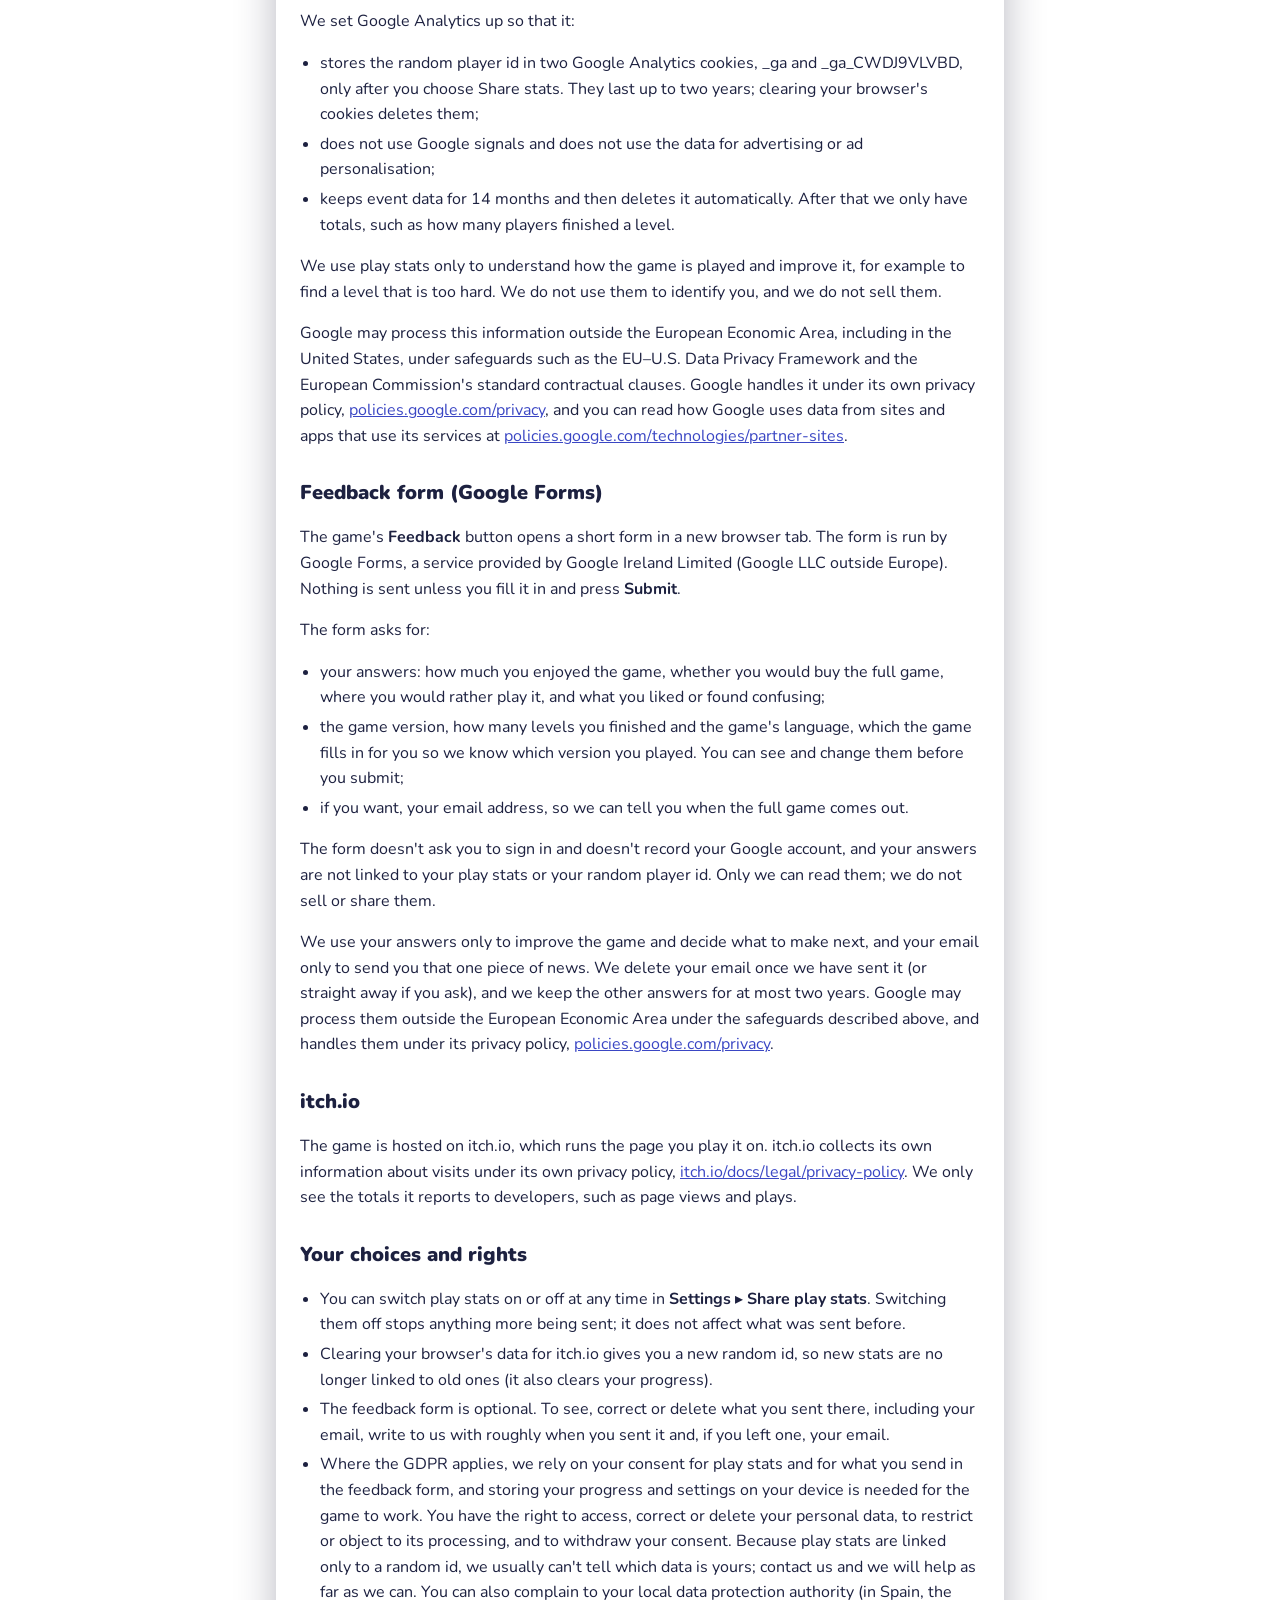
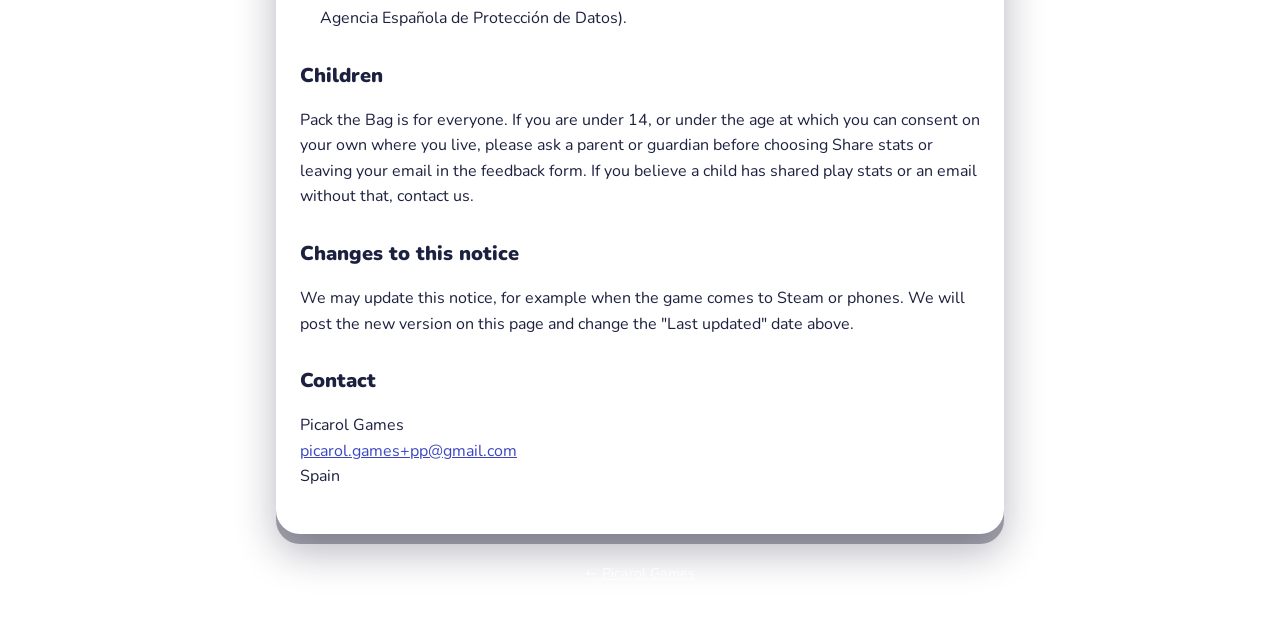
<file: pack-the-bag/privacy/index.html>
<!doctype html>
<html lang="en">
<head>
  <meta charset="utf-8">
  <meta name="viewport" content="width=device-width, initial-scale=1">
  <title>Pack the Bag Privacy Notice</title>
  <meta name="description" content="How Pack the Bag by Picarol Games handles your information.">
  <link rel="preconnect" href="https://fonts.googleapis.com">
  <link rel="preconnect" href="https://fonts.gstatic.com" crossorigin>
  <link href="https://fonts.googleapis.com/css2?family=Nunito:wght@400;800;900&display=swap" rel="stylesheet">
  <link rel="stylesheet" href="../../assets/style.css">
</head>
<body>
  <div class="wrap">
    <header class="studio">
      <a class="name" href="../../">Picarol <span>Games</span></a>
    </header>

    <article class="card policy">
      <h1>Privacy Notice: Pack the Bag</h1>
      <p class="updated">Last updated: 15 October 2026</p>

      <p>Pack the Bag ("the game") is made by Picarol Games ("we", "us"). This notice explains what information
      the game collects, why, and the choices you have. It covers the version you play in your browser on
      itch.io.</p>

      <h2>The short version</h2>
      <ul class="tldr">
        <li>You don't need an account. The only time we ask for your email is in the optional feedback form, if
        you want to hear when the full game comes out.</li>
        <li>There are no ads and nothing to buy.</li>
        <li>Your progress and settings stay on your device.</li>
        <li>If, and only if, you choose <strong>Share stats</strong>, the game sends anonymous play stats to
        Google Analytics: which levels you play and finish, and how long they take. We use them to make the
        levels better.</li>
        <li>You can change your mind at any time in the game's <strong>Settings ▸ Share play stats</strong>.</li>
        <li>If you fill in the feedback form, your answers reach us through Google Forms. It is up to you.</li>
      </ul>

      <h2>Information stored on your device</h2>
      <p>The game saves the following in your browser's storage. It is never sent to us:</p>
      <ul>
        <li>your progress: the levels you have finished and their stars;</li>
        <li>your settings: music and sound volumes, language, fullscreen, and your answer to the play stats
        question;</li>
        <li>a log of your play sessions (what you did in each level and how long it took), which helps us when
        we test the game ourselves;</li>
        <li>a random player id, made the first time you play. It is only sent anywhere if you choose Share
        stats (see below).</li>
      </ul>
      <p>Clearing your browser's data for itch.io deletes all of it. Next time you play you start afresh, with a
      new random id.</p>

      <h2>Play stats (Google Analytics)</h2>
      <p>The first time you open the game, it asks whether you want to share play stats. Nothing is sent, and
      Google's code is not even loaded, until you choose <strong>Share stats</strong>. If you choose
      <strong>No thanks</strong>, nothing is ever sent.</p>
      <p>If you choose Share stats, the game uses Google Analytics 4, a service provided by Google Ireland
      Limited (Google LLC outside Europe), to collect:</p>
      <ul>
        <li>events in the game: the game opening; a level starting and ending, with its name, how it ended
        (finished or left), the stars, how long it took, and counts such as pieces moved, pieces turned and
        restarts; finishing every level; opening the feedback form or the game's itch.io page from the
        game;</li>
        <li>the random player id saved by the game, so your sessions on different days count as one
        player;</li>
        <li>information your browser sends: browser and operating system, device type, screen size and
        language, and the page the game is embedded in;</li>
        <li>approximate location (country, region or city) derived from your IP address. Google Analytics does
        not store the IP address itself;</li>
        <li>the date and time, and how long you played.</li>
      </ul>
      <p>We set Google Analytics up so that it:</p>
      <ul>
        <li>stores the random player id in two Google Analytics cookies, _ga and _ga_CWDJ9VLVBD, only after you
        choose Share stats. They last up to two years; clearing your browser's cookies deletes them;</li>
        <li>does not use Google signals and does not use the data for advertising or ad personalisation;</li>
        <li>keeps event data for 14 months and then deletes it automatically. After that we only have totals,
        such as how many players finished a level.</li>
      </ul>
      <p>We use play stats only to understand how the game is played and improve it, for example to find a
      level that is too hard. We do not use them to identify you, and we do not sell them.</p>
      <p>Google may process this information outside the European Economic Area, including in the United
      States, under safeguards such as the EU–U.S. Data Privacy Framework and the European Commission's
      standard contractual clauses. Google handles it under its own privacy policy,
      <a href="https://policies.google.com/privacy">policies.google.com/privacy</a>, and you can read how
      Google uses data from sites and apps that use its services at
      <a href="https://policies.google.com/technologies/partner-sites">policies.google.com/technologies/partner-sites</a>.</p>

      <h2>Feedback form (Google Forms)</h2>
      <p>The game's <strong>Feedback</strong> button opens a short form in a new browser tab. The form is run by
      Google Forms, a service provided by Google Ireland Limited (Google LLC outside Europe). Nothing is sent
      unless you fill it in and press <strong>Submit</strong>.</p>
      <p>The form asks for:</p>
      <ul>
        <li>your answers: how much you enjoyed the game, whether you would buy the full game, where you would
        rather play it, and what you liked or found confusing;</li>
        <li>the game version, how many levels you finished and the game's language, which the game fills in for
        you so we know which version you played. You can see and change them before you submit;</li>
        <li>if you want, your email address, so we can tell you when the full game comes out.</li>
      </ul>
      <p>The form doesn't ask you to sign in and doesn't record your Google account, and your answers are not
      linked to your play stats or your random player id. Only we can read them; we do not sell or share
      them.</p>
      <p>We use your answers only to improve the game and decide what to make next, and your email only to send
      you that one piece of news. We delete your email once we have sent it (or straight away if you ask), and
      we keep the other answers for at most two years. Google may process them outside the European Economic
      Area under the safeguards described above, and handles them under its privacy policy,
      <a href="https://policies.google.com/privacy">policies.google.com/privacy</a>.</p>

      <h2>itch.io</h2>
      <p>The game is hosted on itch.io, which runs the page you play it on. itch.io collects its own
      information about visits under its own privacy policy,
      <a href="https://itch.io/docs/legal/privacy-policy">itch.io/docs/legal/privacy-policy</a>. We only see
      the totals it reports to developers, such as page views and plays.</p>

      <h2>Your choices and rights</h2>
      <ul>
        <li>You can switch play stats on or off at any time in <strong>Settings ▸ Share play stats</strong>.
        Switching them off stops anything more being sent; it does not affect what was sent before.</li>
        <li>Clearing your browser's data for itch.io gives you a new random id, so new stats are no longer
        linked to old ones (it also clears your progress).</li>
        <li>The feedback form is optional. To see, correct or delete what you sent there, including your email,
        write to us with roughly when you sent it and, if you left one, your email.</li>
        <li>Where the GDPR applies, we rely on your consent for play stats and for what you send in the
        feedback form, and storing your progress and
        settings on your device is needed for the game to work. You have the right to access, correct or
        delete your personal data, to restrict or object to its processing, and to withdraw your consent.
        Because play stats are linked only to a random id, we usually can't tell which data is yours;
        contact us and we will help as far as we can. You can also complain to your local data protection
        authority (in Spain, the Agencia Española de Protección de Datos).</li>
      </ul>

      <h2>Children</h2>
      <p>Pack the Bag is for everyone. If you are under 14, or under the age at which you can consent on your
      own where you live, please ask a parent or guardian before choosing Share stats or leaving your email in
      the feedback form. If you believe a child has shared play stats or an email without that, contact us.</p>

      <h2>Changes to this notice</h2>
      <p>We may update this notice, for example when the game comes to Steam or phones. We will post the new
      version on this page and change the "Last updated" date above.</p>

      <h2>Contact</h2>
      <p>Picarol Games<br><a href="mailto:picarol.games+pp@gmail.com">picarol.games+pp@gmail.com</a><br>Spain</p>
    </article>

    <footer><a href="../../">← Picarol Games</a></footer>
  </div>
</body>
</html>
</file>
<file: assets/style.css>
:root {
  --bg: #4753cf;
  --bg-deep: #2b2f8f;
  --navy: #13152d;
  --card: #ffffff;
  --text: #1d2140;
  --muted: #5a5f86;
  --accent: #ffbe14;
  --link: #3a46c4;
}

* { box-sizing: border-box; }

html { -webkit-text-size-adjust: 100%; }

body {
  margin: 0;
  min-height: 100vh;
  font-family: "Nunito", system-ui, -apple-system, "Segoe UI", Roboto, sans-serif;
  color: var(--text);
  background: linear-gradient(180deg, #6c63ff 0%, var(--bg) 45%, var(--bg-deep) 100%) fixed;
  line-height: 1.6;
}

a { color: var(--link); }

.wrap { max-width: 760px; margin: 0 auto; padding: 32px 16px 48px; }

.studio {
  display: flex; align-items: center; justify-content: space-between; gap: 12px;
  color: #fff; margin-bottom: 28px;
}
.studio a { color: #fff; text-decoration: none; }
.studio .name { font-weight: 900; font-size: 1.35rem; letter-spacing: 0.02em; }
.studio .name span { color: var(--accent); }

.card {
  background: var(--card);
  border-radius: 24px;
  padding: 28px 24px;
  box-shadow: 0 10px 0 rgba(19, 21, 45, 0.35), 0 18px 40px rgba(19, 21, 45, 0.3);
}

.hero { color: #fff; text-align: center; margin: 8px 0 32px; }
.hero h1 { font-size: 2.4rem; font-weight: 900; margin: 0 0 8px; }
.hero p { margin: 0; opacity: 0.9; font-size: 1.1rem; }

.game { display: grid; grid-template-columns: 112px 1fr; gap: 20px; align-items: center; }
.game img.icon { width: 112px; height: 112px; border-radius: 24px; box-shadow: 0 6px 0 rgba(19, 21, 45, 0.25); }
.game h2 { margin: 0 0 4px; font-size: 1.6rem; font-weight: 900; }
.game p { margin: 0 0 10px; color: var(--muted); }
.banner { width: 100%; height: auto; border-radius: 16px; margin-bottom: 20px; display: block; }

.links { display: flex; flex-wrap: wrap; gap: 10px; }
.btn {
  display: inline-block; padding: 8px 16px; border-radius: 999px;
  background: var(--bg); color: #fff; font-weight: 800; text-decoration: none;
  box-shadow: 0 4px 0 var(--bg-deep);
}
.btn.soon { background: #c9cbe0; box-shadow: 0 4px 0 #a5a8c4; color: #fff; cursor: default; }

.policy h1 { font-size: 2rem; font-weight: 900; margin: 0 0 4px; }
.policy .updated { color: var(--muted); margin: 0 0 20px; }
.policy h2 { font-size: 1.25rem; font-weight: 900; margin: 28px 0 8px; }
.policy ul { padding-left: 1.25rem; }
.policy li { margin: 4px 0; }
.policy .tldr { background: #eef0ff; border-radius: 16px; padding: 12px 18px; }

footer { color: #fff; opacity: 0.8; text-align: center; font-size: 0.9rem; margin-top: 28px; }
footer a { color: #fff; }

@media (max-width: 520px) {
  .game { grid-template-columns: 1fr; text-align: center; }
  .game img.icon { margin: 0 auto; }
  .links { justify-content: center; }
  .hero h1 { font-size: 2rem; }
}
</file>
